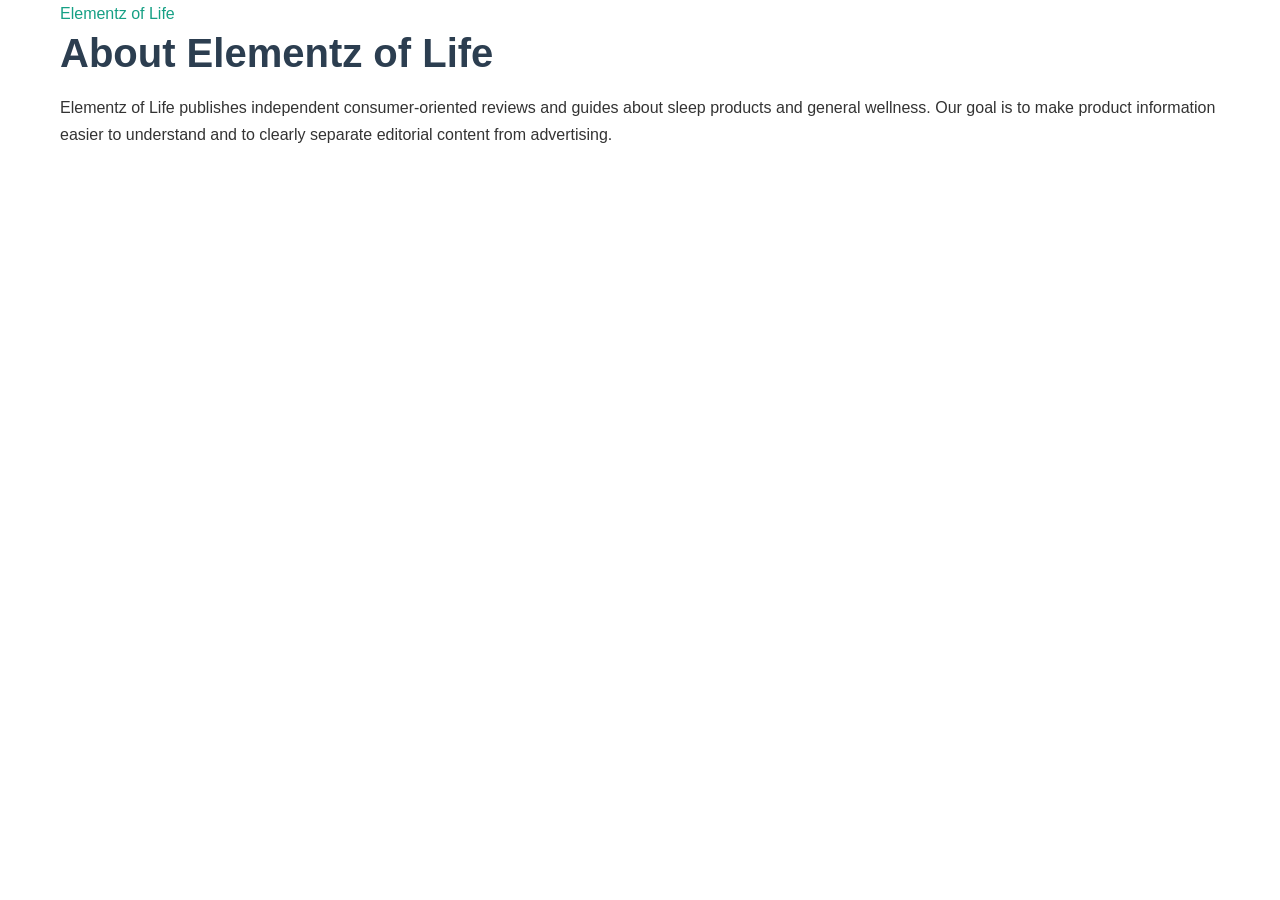
<file: about.html>
<!doctype html><html lang="en"><head><meta charset="utf-8"><meta name="viewport" content="width=device-width,initial-scale=1"><title>About | Elementz of Life</title><link rel="stylesheet" href="css/style.css"></head><body><main class="section"><div class="container article"><a class="brand" href="index.html">Elementz <span>of Life</span></a><h1>About Elementz of Life</h1><p>Elementz of Life publishes independent consumer-oriented reviews and guides about sleep products and general wellness. Our goal is to make product information easier to understand and to clearly separate editorial content from advertising.</p></div></main></body></html>
</file>
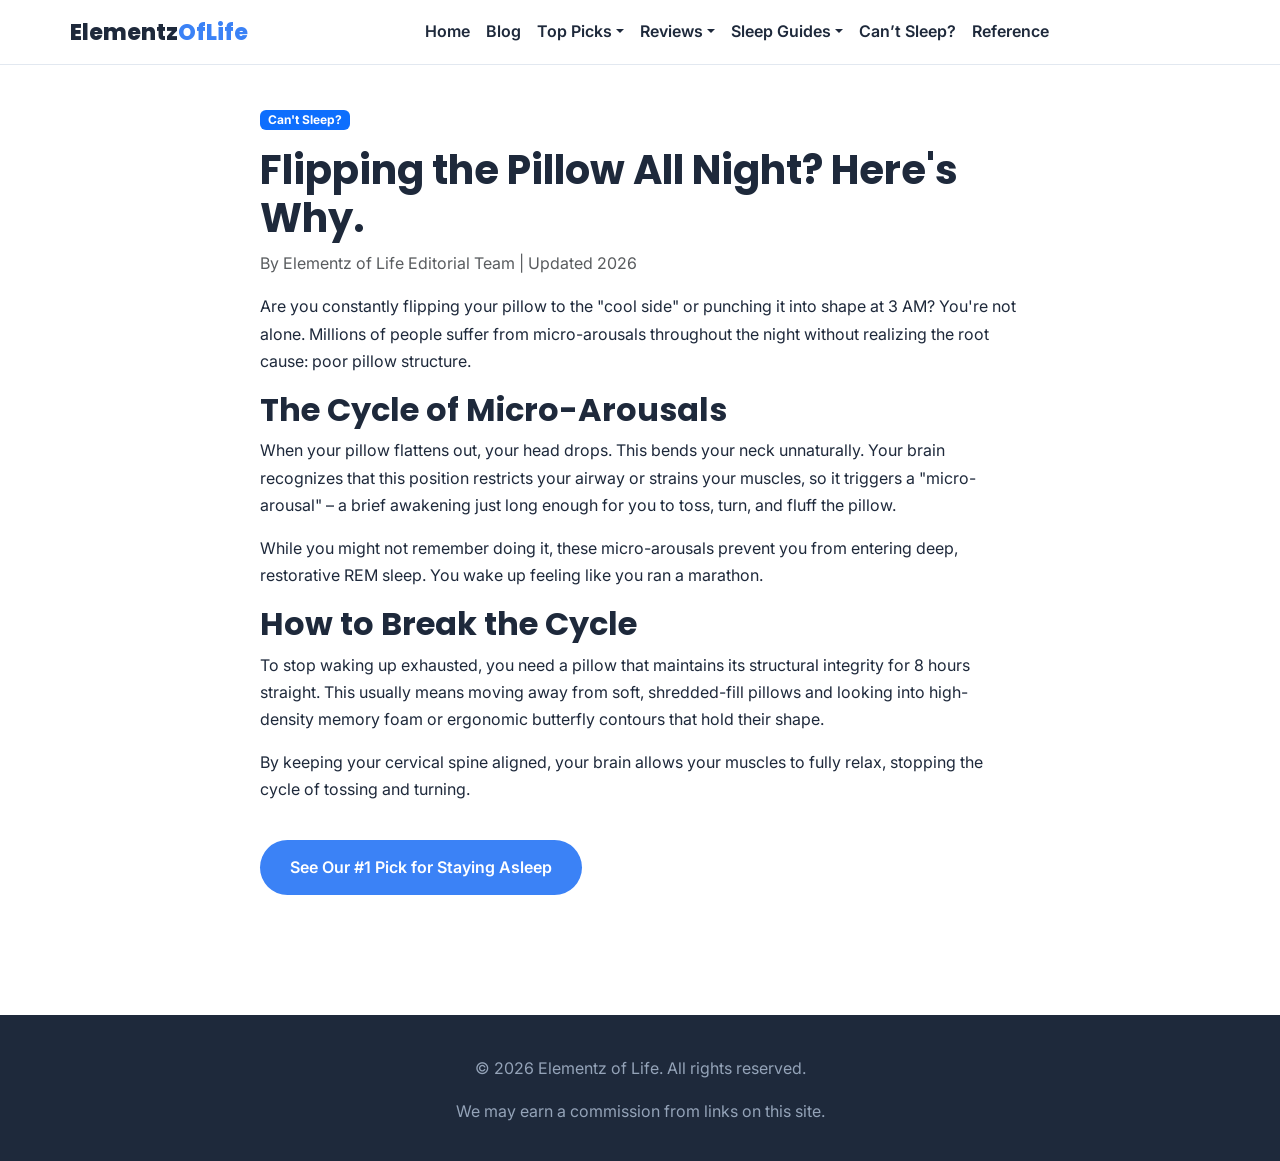
<file: cant-sleep.html>
<!DOCTYPE html>
<html lang="en">
<head>
    <meta charset="UTF-8">
    <meta name="viewport" content="width=device-width, initial-scale=1.0">
    <title>Can't Sleep? How Neck Tension Ruins Rest | Elementz of Life</title>
    <meta name="description" content="Tossing and turning all night? Discover how hidden neck tension and bad pillows cause micro-arousals that ruin your sleep quality.">

    <link href="https://cdn.jsdelivr.net/npm/bootstrap@5.3.0/dist/css/bootstrap.min.css" rel="stylesheet">
    <link href="https://fonts.googleapis.com/css2?family=Inter:wght@400;500;600&family=Poppins:wght@500;600;700;800&display=swap" rel="stylesheet">
    <style>
        :root { --primary: #1E293B; --accent: #3B82F6; --bg-light: #F8FAFC; --text-muted: #64748B; --border: #E2E8F0; }
        body { font-family: 'Inter', sans-serif; color: var(--primary); line-height: 1.7; }
        h1, h2, h3 { font-family: 'Poppins', sans-serif; font-weight: 700; }
        .site-header { background: #fff; border-bottom: 1px solid var(--border); position: sticky; top: 0; z-index: 1020; }
        .navbar-brand { font-family: 'Poppins', sans-serif; font-weight: 800; font-size: 1.4rem; color: var(--primary); } .navbar-brand span { color: var(--accent); }
        .nav-link { font-weight: 600; color: var(--primary) !important; } .nav-link:hover { color: var(--accent) !important; }
        .article-content { max-width: 800px; margin: 0 auto; padding: 40px 20px; }
        .cta-btn { background: var(--accent); color: #fff; padding: 14px 30px; border-radius: 50px; font-weight: 600; text-decoration: none; display: inline-block; margin: 20px 0; } .cta-btn:hover { background: #2563EB; color: #fff; }
        .site-footer { background: var(--primary); color: #94a3b8; padding: 40px 0 20px; margin-top: 60px; }
    </style>
</head>
<body>
    <!-- Header -->
    <header class="site-header">
        <nav class="navbar navbar-expand-lg container">
            <a class="navbar-brand" href="index.html">Elementz<span>OfLife</span></a>
            <button class="navbar-toggler" type="button" data-bs-toggle="collapse" data-bs-target="#navContent"><span class="navbar-toggler-icon"></span></button>
            <div class="collapse navbar-collapse justify-content-center" id="navContent">
                <ul class="navbar-nav">
                    <li class="nav-item"><a class="nav-link" href="index.html">Home</a></li>
                    <li class="nav-item"><a class="nav-link" href="blog.html">Blog</a></li>
                    <li class="nav-item dropdown"><a class="nav-link dropdown-toggle" href="#" data-bs-toggle="dropdown">Top Picks</a><ul class="dropdown-menu"><li><a class="dropdown-item" href="derila-ergo-review.html">Best Ergonomic Pillow</a></li></ul></li>
                    <li class="nav-item dropdown"><a class="nav-link dropdown-toggle" href="#" data-bs-toggle="dropdown">Reviews</a><ul class="dropdown-menu"><li><a class="dropdown-item" href="derila-ergo-review.html">Derila Ergo Pillow</a></li></ul></li>
                    <li class="nav-item dropdown"><a class="nav-link dropdown-toggle" href="#" data-bs-toggle="dropdown">Sleep Guides</a><ul class="dropdown-menu"><li><a class="dropdown-item" href="sleep-guides.html">Sleeping Positions</a></li></ul></li>
                    <li class="nav-item"><a class="nav-link active" href="cant-sleep.html">Can’t Sleep?</a></li>
                    <li class="nav-item"><a class="nav-link" href="reference.html">Reference</a></li>
                </ul>
            </div>
        </nav>
    </header>

    <article class="container article-content">
        <span class="badge bg-primary mb-3">Can't Sleep?</span>
        <h1>Flipping the Pillow All Night? Here's Why.</h1>
        <p class="text-muted">By Elementz of Life Editorial Team | Updated 2026</p>

        <p>Are you constantly flipping your pillow to the "cool side" or punching it into shape at 3 AM? You're not alone. Millions of people suffer from micro-arousals throughout the night without realizing the root cause: poor pillow structure.</p>

        <h2>The Cycle of Micro-Arousals</h2>
        <p>When your pillow flattens out, your head drops. This bends your neck unnaturally. Your brain recognizes that this position restricts your airway or strains your muscles, so it triggers a "micro-arousal" – a brief awakening just long enough for you to toss, turn, and fluff the pillow.</p>
        <p>While you might not remember doing it, these micro-arousals prevent you from entering deep, restorative REM sleep. You wake up feeling like you ran a marathon.</p>

        <h2>How to Break the Cycle</h2>
        <p>To stop waking up exhausted, you need a pillow that maintains its structural integrity for 8 hours straight. This usually means moving away from soft, shredded-fill pillows and looking into high-density memory foam or ergonomic butterfly contours that hold their shape.</p>
        
        <p>By keeping your cervical spine aligned, your brain allows your muscles to fully relax, stopping the cycle of tossing and turning.</p>

        <a href="derila-ergo-review.html" class="cta-btn">See Our #1 Pick for Staying Asleep</a>
    </article>

    <!-- Footer -->
    <footer class="site-footer">
        <div class="container text-center">
            <p>&copy; 2026 Elementz of Life. All rights reserved.</p>
            <p>We may earn a commission from links on this site.</p>
        </div>
    </footer>
    <script src="https://cdn.jsdelivr.net/npm/bootstrap@5.3.0/dist/js/bootstrap.bundle.min.js"></script>
</body>
</html>
</file>
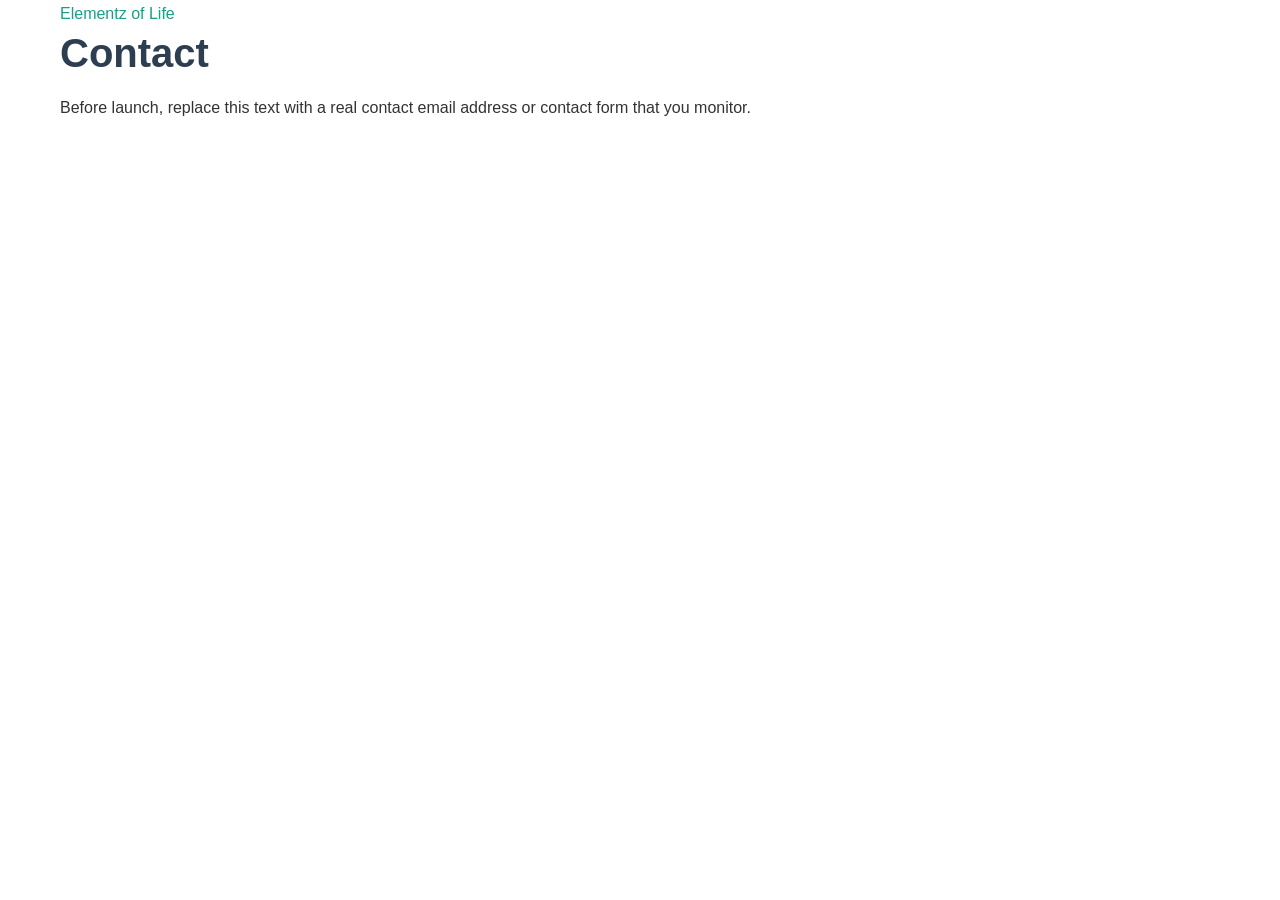
<file: contact.html>
<!doctype html><html lang="en"><head><meta charset="utf-8"><meta name="viewport" content="width=device-width,initial-scale=1"><title>Contact | Elementz of Life</title><link rel="stylesheet" href="css/style.css"></head><body><main class="section"><div class="container article"><a class="brand" href="index.html">Elementz <span>of Life</span></a><h1>Contact</h1><p>Before launch, replace this text with a real contact email address or contact form that you monitor.</p></div></main></body></html>
</file>
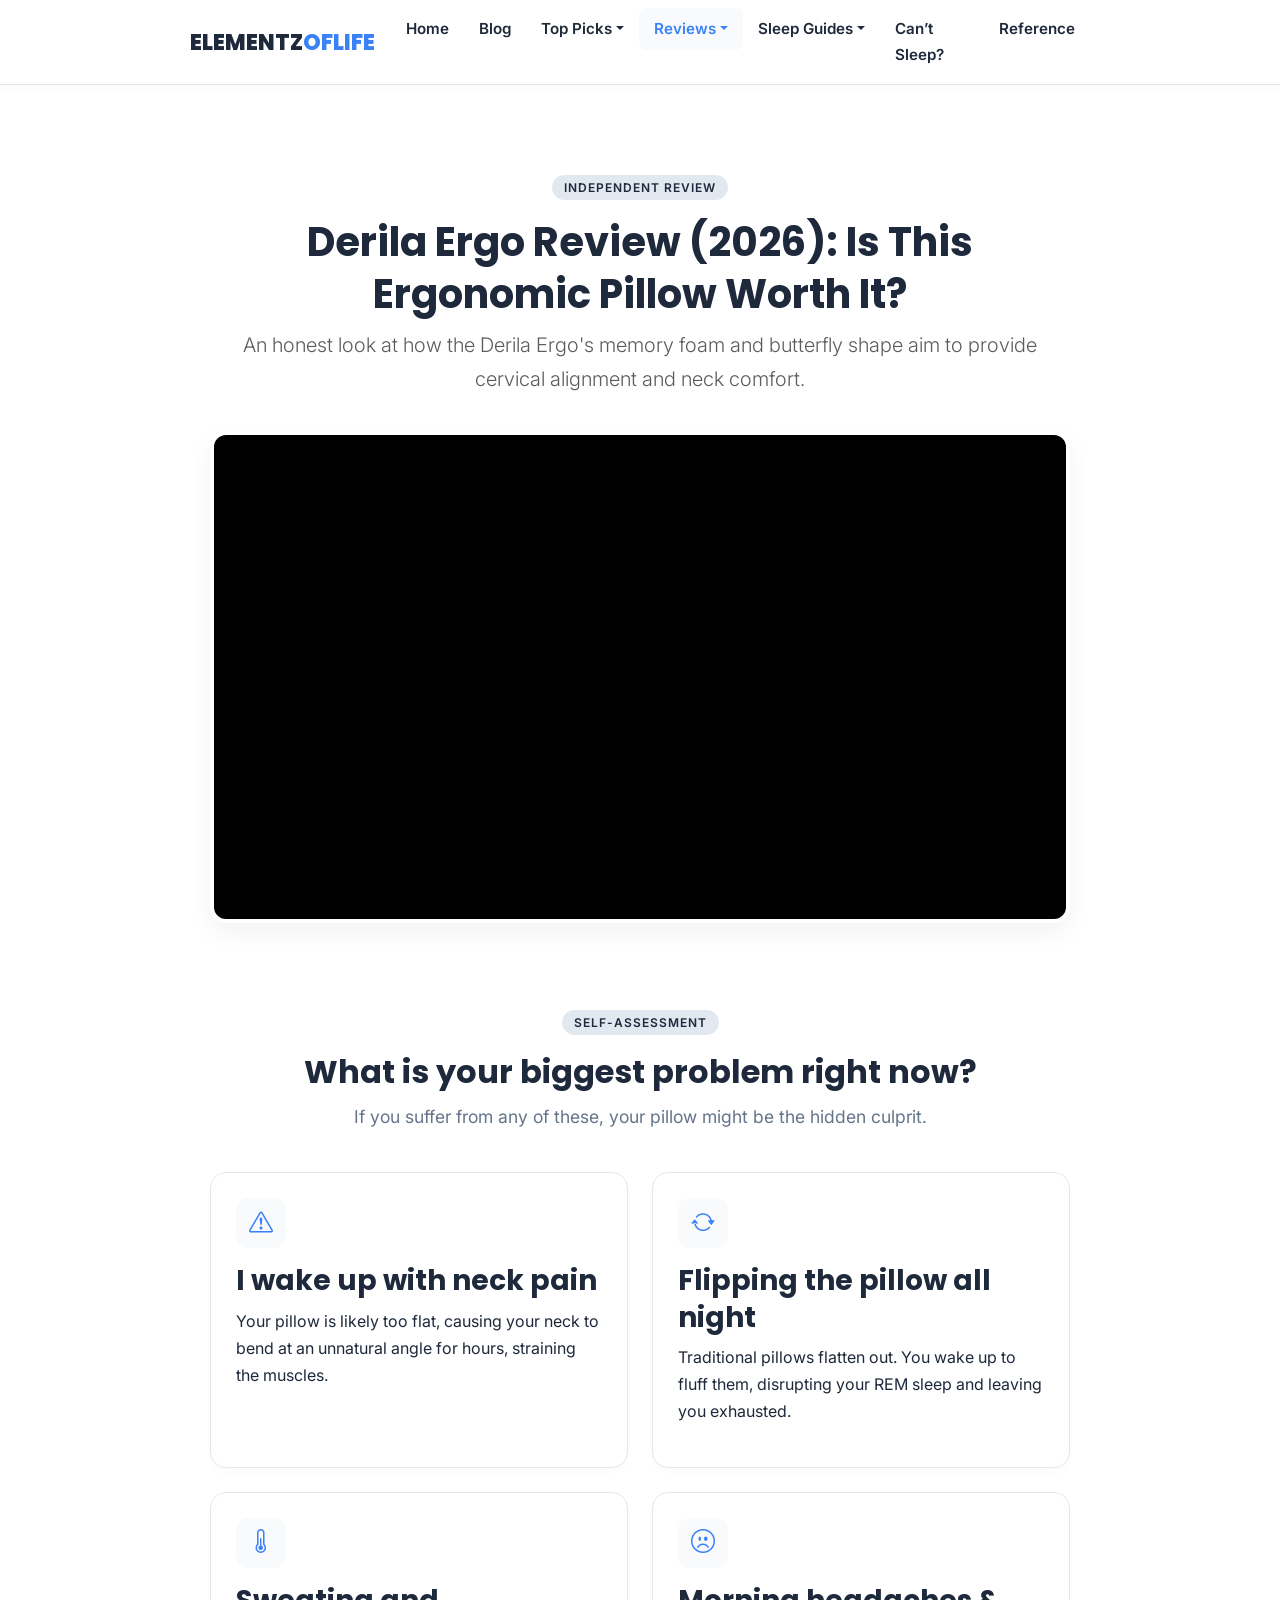
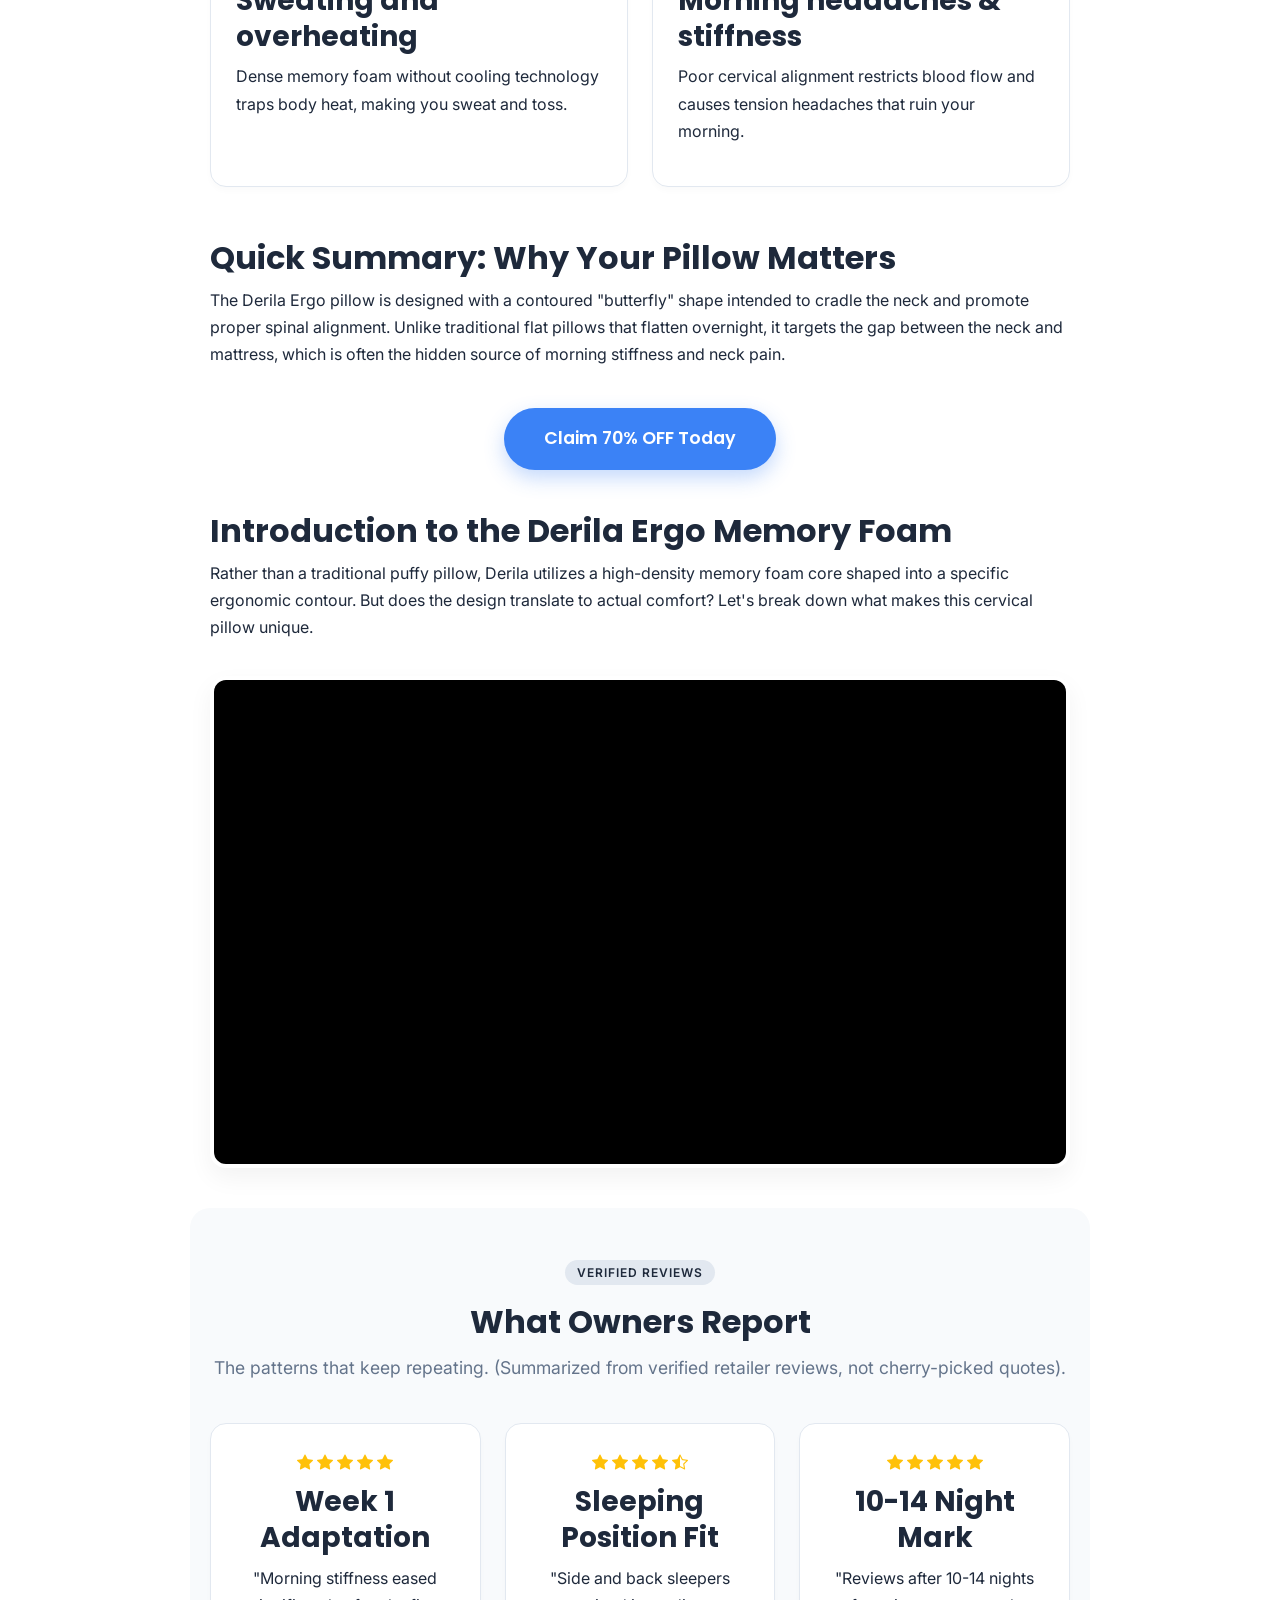
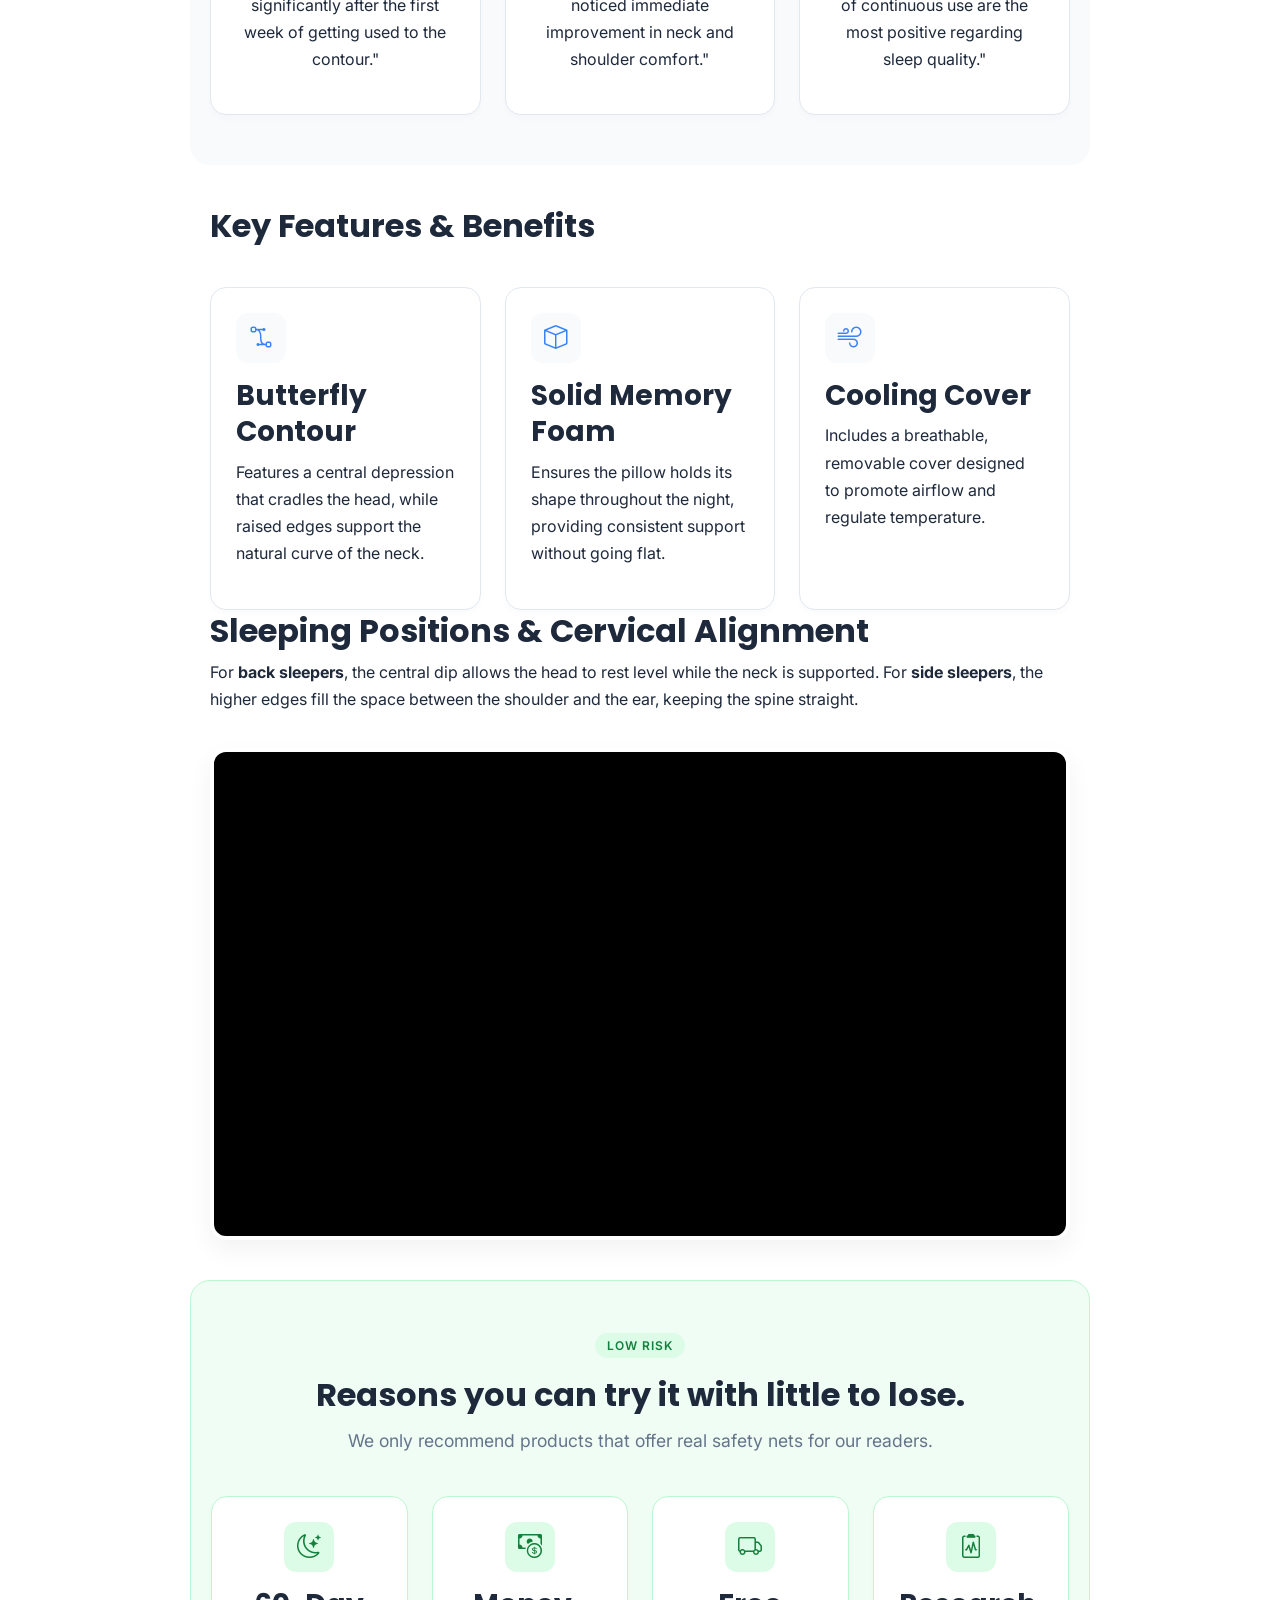
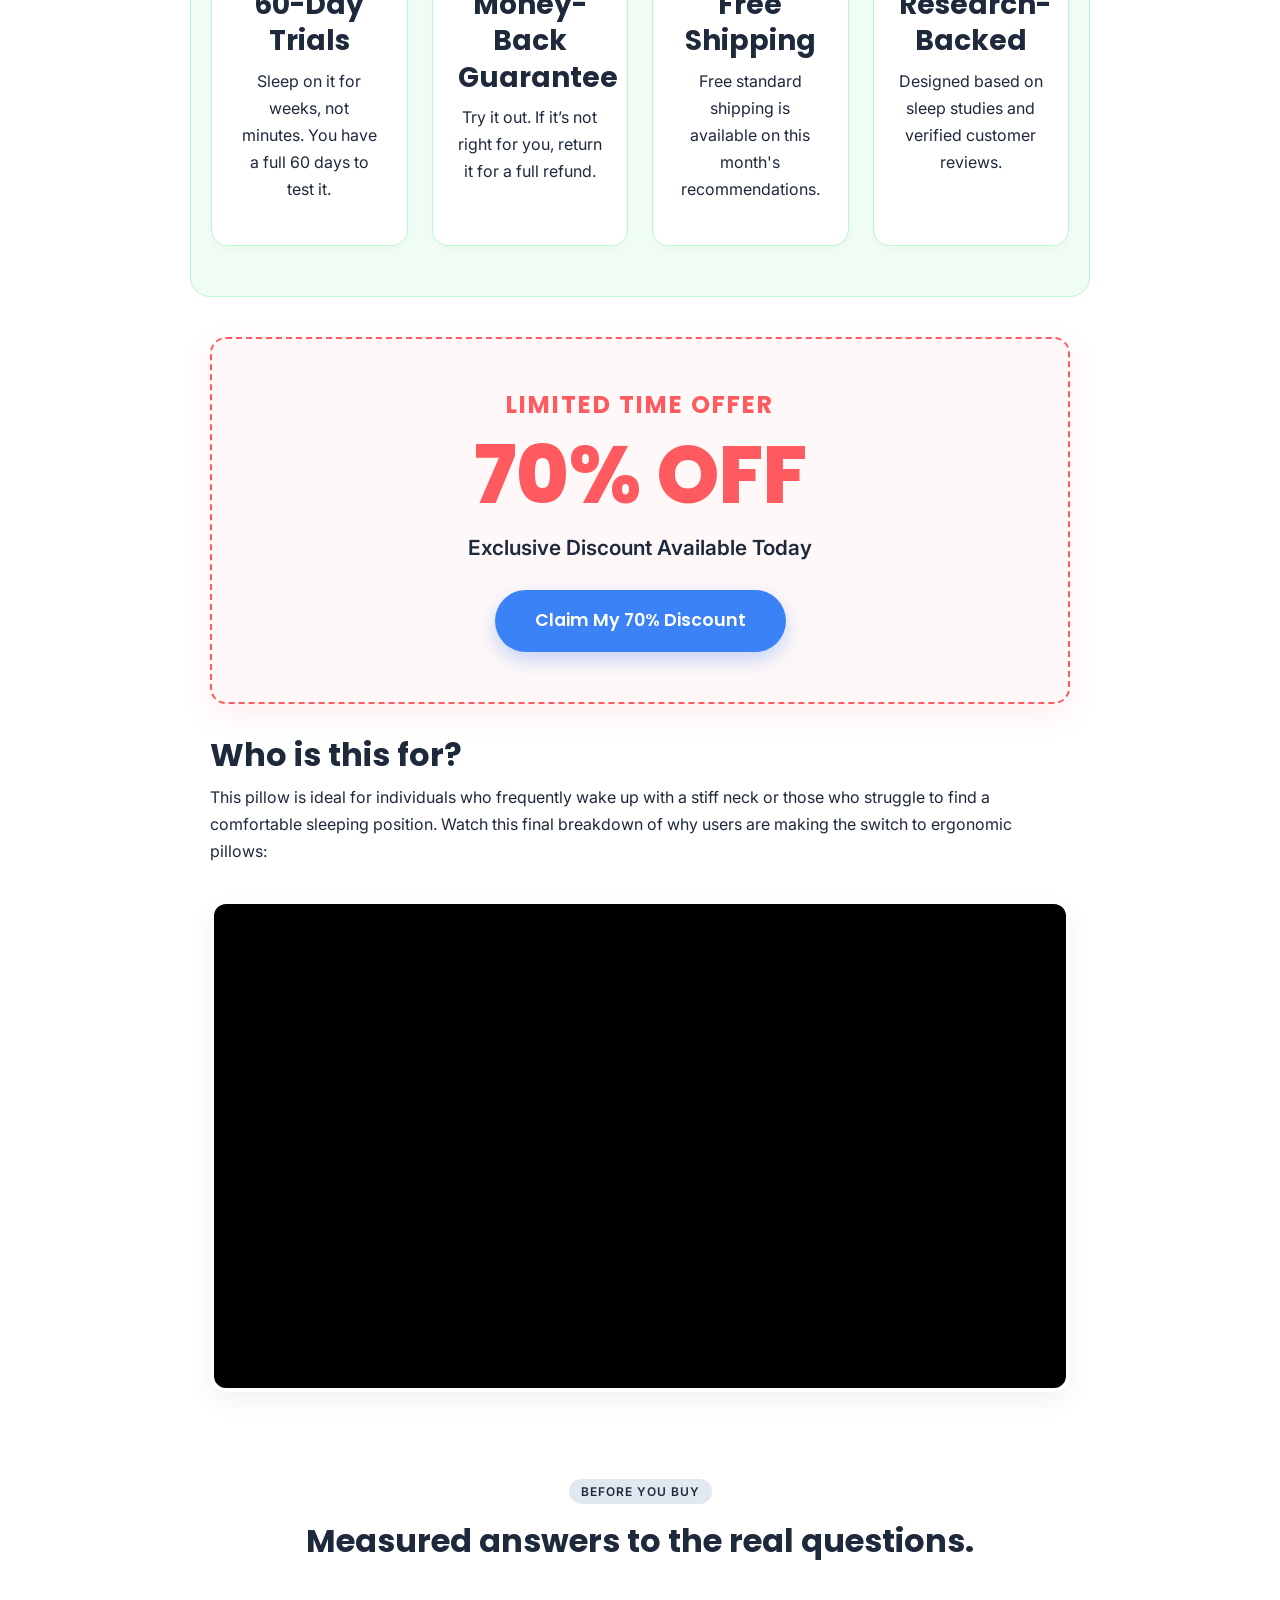
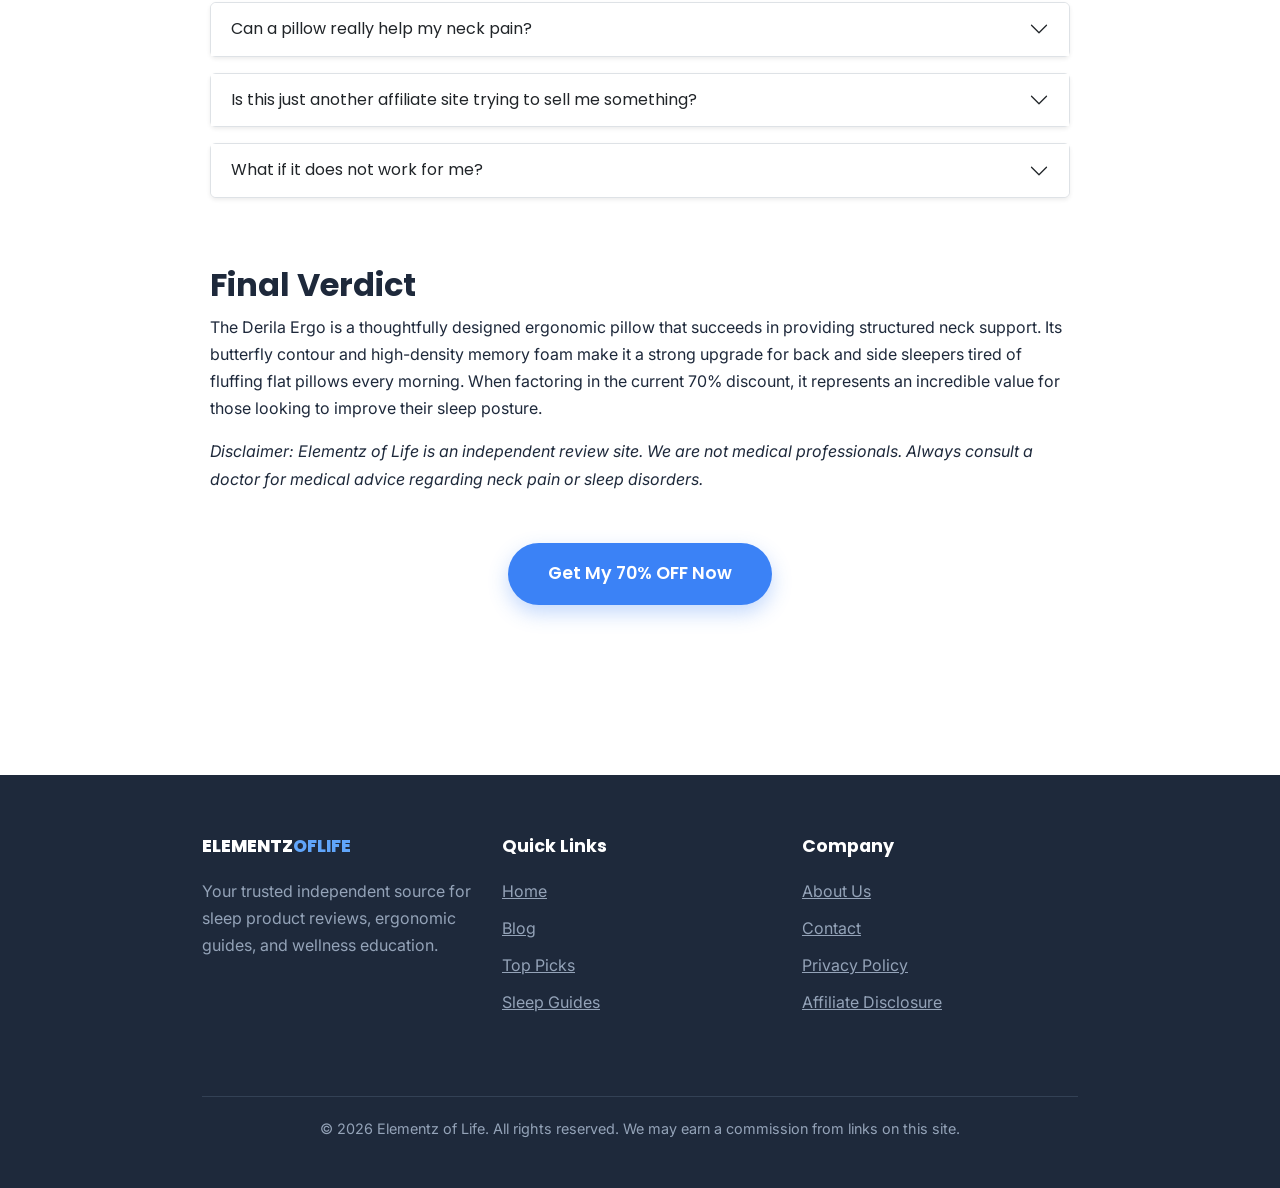
<file: derila-ergo-review.html>
<!DOCTYPE html>
<html lang="en">
<head>
    <meta charset="UTF-8">
    <meta name="viewport" content="width=device-width, initial-scale=1.0">
    <title>Derila Ergo Review (2026): Best Ergonomic Pillow for Neck Pain?</title>
    <meta name="description" content="Looking for the best ergonomic pillow for neck pain? Read our 2026 Derila Ergo review. Discover how its butterfly shape and memory foam provide cervical alignment.">
    
    <link href="https://cdn.jsdelivr.net/npm/bootstrap@5.3.0/dist/css/bootstrap.min.css" rel="stylesheet">
    <link href="https://fonts.googleapis.com/css2?family=Inter:wght@400;500;600&family=Poppins:wght@500;600;700;800&display=swap" rel="stylesheet">
    <link rel="stylesheet" href="https://cdn.jsdelivr.net/npm/bootstrap-icons@1.11.1/font/bootstrap-icons.css">

    <style>
        :root {
            --primary: #1E293B; --accent: #3B82F6; --accent-light: #60A5FA; --accent-dark: #2563EB;
            --bg-light: #F8FAFC; --text-muted: #64748B; --border: #E2E8F0;
            --shadow-sm: 0 4px 6px rgba(0,0,0,0.02); --shadow-md: 0 10px 25px rgba(0,0,0,0.05);
            --radius: 16px; --discount-bg: #FFF8F8; --discount-border: #FF5A5F;
        }
        body { font-family: 'Inter', sans-serif; color: var(--primary); background-color: #fff; line-height: 1.7; }
        h1, h2, h3, h4, h5 { font-family: 'Poppins', sans-serif; font-weight: 700; color: var(--primary); line-height: 1.3; }
        .container { max-width: 900px; } .article-content { padding: 40px 20px; }
        
        /* Header */ .site-header { background: #fff; border-bottom: 1px solid var(--border); position: sticky; top: 0; z-index: 1020; box-shadow: var(--shadow-sm); }
        .navbar-brand { font-family: 'Poppins', sans-serif; font-weight: 800; font-size: 1.4rem; color: var(--primary); text-transform: uppercase; }
        .navbar-brand span { color: var(--accent); } .nav-link { font-weight: 600; color: var(--primary) !important; font-size: 0.95rem; padding: 8px 15px !important; border-radius: 8px; }
        .nav-link:hover, .nav-link.active { color: var(--accent) !important; background: var(--bg-light); }
        .dropdown-menu { border: 1px solid var(--border); border-radius: 8px; box-shadow: var(--shadow-md); } .dropdown-item { font-weight: 500; padding: 10px 20px; } .dropdown-item:hover { background: var(--bg-light); color: var(--accent); }
        
        /* Buttons */ .cta-btn { display: inline-block; background: var(--accent); color: #fff; padding: 16px 40px; border-radius: 50px; font-family: 'Poppins', sans-serif; font-weight: 600; font-size: 1.1rem; text-decoration: none; border: none; box-shadow: 0 8px 20px rgba(59, 130, 246, 0.3); transition: all 0.3s ease; }
        .cta-btn:hover { background: var(--accent-dark); color: #fff; transform: translateY(-2px); }
        
        /* Cards */ .custom-card { background: #fff; border: 1px solid var(--border); border-radius: var(--radius); padding: 25px; box-shadow: var(--shadow-sm); transition: all 0.3s ease; height: 100%; }
        .custom-card:hover { box-shadow: var(--shadow-md); transform: translateY(-3px); }
        .icon-box { width: 50px; height: 50px; background: var(--bg-light); border-radius: 12px; display: flex; align-items: center; justify-content: center; color: var(--accent); font-size: 1.5rem; margin-bottom: 15px; }
        
        /* Sections */ .section-padding { padding: 50px 0; } .section-title { text-align: center; margin-bottom: 40px; }
        .section-title h2 { font-size: 2rem; margin-bottom: 10px; } .section-title p { color: var(--text-muted); font-size: 1.1rem; }
        .badge-light { background: #E2E8F0; color: var(--primary); padding: 5px 12px; border-radius: 50px; font-size: 0.75rem; font-weight: 600; text-transform: uppercase; letter-spacing: 1px; }
        
        /* Video & Discount */ .video-container { position: relative; width: 100%; padding-bottom: 56.25%; height: 0; margin: 35px 0; border-radius: var(--radius); overflow: hidden; box-shadow: var(--shadow-md); background: #000; border: 4px solid #fff; }
        .video-container video { position: absolute; top: 0; left: 0; width: 100%; height: 100%; border: none; display: block; object-fit: cover; }
        .discount-banner { background: var(--discount-bg); border: 2px dashed var(--discount-border); border-radius: var(--radius); padding: 50px 30px; text-align: center; margin: 30px 0; box-shadow: 0 10px 30px rgba(255, 90, 95, 0.1); }
        .discount-banner h3 { color: var(--discount-border); font-size: 1.5rem; text-transform: uppercase; letter-spacing: 2px; }
        .big-discount { font-family: 'Poppins', sans-serif; font-size: 5rem; font-weight: 800; color: var(--discount-border); line-height: 1; margin: 15px 0; }
        
        /* Footer */ .site-footer { background: var(--primary); color: #94a3b8; padding: 60px 0 30px; margin-top: 80px; }
        .site-footer h5 { color: #fff; margin-bottom: 20px; font-size: 1.1rem; } .site-footer ul { list-style: none; padding: 0; } .site-footer ul li { margin-bottom: 10px; } .site-footer ul li a { color: #94a3b8; } .site-footer ul li a:hover { color: #fff; } .footer-bottom { border-top: 1px solid #334155; margin-top: 40px; padding-top: 20px; text-align: center; font-size: 0.9rem; }
        
        /* Sticky CTA */ .sticky-cta { display: none; position: fixed; bottom: 0; left: 0; width: 100%; background: rgba(255, 255, 255, 0.95); backdrop-filter: blur(10px); padding: 15px 20px; box-shadow: 0 -5px 20px rgba(0,0,0,0.1); z-index: 1000; }
        .sticky-cta .cta-btn { width: 100%; padding: 14px 20px; font-size: 1rem; }
        @media (max-width: 768px) { .sticky-cta { display: block; } .big-discount { font-size: 3.5rem; } }
    </style>
</head>
<body>

    <!-- Header -->
    <header class="site-header">
        <nav class="navbar navbar-expand-lg container">
            <a class="navbar-brand" href="index.html">Elementz<span>OfLife</span></a>
            <button class="navbar-toggler" type="button" data-bs-toggle="collapse" data-bs-target="#navContent">
                <span class="navbar-toggler-icon"></span>
            </button>
            <div class="collapse navbar-collapse justify-content-center" id="navContent">
                <ul class="navbar-nav">
                    <li class="nav-item"><a class="nav-link" href="index.html">Home</a></li>
                    <li class="nav-item"><a class="nav-link" href="blog.html">Blog</a></li>
                    <li class="nav-item dropdown">
                        <a class="nav-link dropdown-toggle" href="#" data-bs-toggle="dropdown">Top Picks</a>
                        <ul class="dropdown-menu">
                            <li><a class="dropdown-item" href="derila-ergo-review.html">Best Ergonomic Pillow</a></li>
                            <li><a class="dropdown-item" href="#">Best Mattresses</a></li>
                        </ul>
                    </li>
                    <li class="nav-item dropdown">
                        <a class="nav-link dropdown-toggle active" href="#" data-bs-toggle="dropdown">Reviews</a>
                        <ul class="dropdown-menu">
                            <li><a class="dropdown-item" href="derila-ergo-review.html">Derila Ergo Pillow</a></li>
                            <li><a class="dropdown-item" href="#">Sleep Supplements</a></li>
                        </ul>
                    </li>
                    <li class="nav-item dropdown">
                        <a class="nav-link dropdown-toggle" href="#" data-bs-toggle="dropdown">Sleep Guides</a>
                        <ul class="dropdown-menu">
                            <li><a class="dropdown-item" href="sleep-guides.html">Sleeping Positions</a></li>
                            <li><a class="dropdown-item" href="sleep-guides.html">Spine Alignment</a></li>
                        </ul>
                    </li>
                    <li class="nav-item"><a class="nav-link" href="cant-sleep.html">Can’t Sleep?</a></li>
                    <li class="nav-item"><a class="nav-link" href="reference.html">Reference</a></li>
                </ul>
            </div>
        </nav>
    </header>

    <article class="container article-content">
        <div class="text-center mt-5 mb-4">
            <span class="badge-light">Independent Review</span>
            <h1 class="mt-3">Derila Ergo Review (2026): Is This Ergonomic Pillow Worth It?</h1>
            <p class="lead text-muted">An honest look at how the Derila Ergo's memory foam and butterfly shape aim to provide cervical alignment and neck comfort.</p>
        </div>

        <!-- Video 1 -->
        <div class="video-container">
            <video muted loop playsinline preload="auto">
                <source src="https://get-derila-ergo.com/article/assets/72aeb81e-8bd5-4e25-9fbf-526700402d23/26W4_Pillow-Daddy-Neck-Pain_VideoBrief-05-B.mp4" type="video/mp4">
            </video>
        </div>

        <!-- Problem Identification -->
        <section class="section-padding">
            <div class="section-title">
                <span class="badge-light">Self-Assessment</span>
                <h2 class="mt-3">What is your biggest problem right now?</h2>
                <p>If you suffer from any of these, your pillow might be the hidden culprit.</p>
            </div>
            <div class="row g-4">
                <div class="col-md-6"><div class="custom-card"><div class="icon-box"><i class="bi bi-exclamation-triangle"></i></div><h3>I wake up with neck pain</h3><p>Your pillow is likely too flat, causing your neck to bend at an unnatural angle for hours, straining the muscles.</p></div></div>
                <div class="col-md-6"><div class="custom-card"><div class="icon-box"><i class="bi bi-arrow-repeat"></i></div><h3>Flipping the pillow all night</h3><p>Traditional pillows flatten out. You wake up to fluff them, disrupting your REM sleep and leaving you exhausted.</p></div></div>
                <div class="col-md-6"><div class="custom-card"><div class="icon-box"><i class="bi bi-thermometer-half"></i></div><h3>Sweating and overheating</h3><p>Dense memory foam without cooling technology traps body heat, making you sweat and toss.</p></div></div>
                <div class="col-md-6"><div class="custom-card"><div class="icon-box"><i class="bi bi-emoji-frown"></i></div><h3>Morning headaches & stiffness</h3><p>Poor cervical alignment restricts blood flow and causes tension headaches that ruin your morning.</p></div></div>
            </div>
        </section>

        <!-- Summary -->
        <section id="summary">
            <h2>Quick Summary: Why Your Pillow Matters</h2>
            <p>The Derila Ergo pillow is designed with a contoured "butterfly" shape intended to cradle the neck and promote proper spinal alignment. Unlike traditional flat pillows that flatten overnight, it targets the gap between the neck and mattress, which is often the hidden source of morning stiffness and neck pain.</p>
            <div style="text-align: center; margin: 40px 0;"><a href="#" class="cta-btn" data-location="summary">Claim 70% OFF Today</a></div>
        </section>

        <!-- Intro & Video 2 -->
        <section>
            <h2>Introduction to the Derila Ergo Memory Foam</h2>
            <p>Rather than a traditional puffy pillow, Derila utilizes a high-density memory foam core shaped into a specific ergonomic contour. But does the design translate to actual comfort? Let's break down what makes this cervical pillow unique.</p>
            <div class="video-container">
                <video muted loop playsinline preload="auto">
                    <source src="https://get-derila-ergo.com/article/assets/2b04a664-6efc-4ebe-870c-5cad638ea14c/26W4_Pillow-Daddy-Neck-Pain_VideoBrief-07.mp4" type="video/mp4">
                </video>
            </div>
        </section>

        <!-- What Owners Report -->
        <section class="section-padding" style="background: var(--bg-light); margin: 40px -20px; padding: 50px 20px; border-radius: 20px;">
            <div class="section-title">
                <span class="badge-light">Verified Reviews</span>
                <h2 class="mt-3">What Owners Report</h2>
                <p>The patterns that keep repeating. (Summarized from verified retailer reviews, not cherry-picked quotes).</p>
            </div>
            <div class="row g-4">
                <div class="col-md-4"><div class="custom-card text-center"><div class="text-warning mb-2"><i class="bi bi-star-fill"></i> <i class="bi bi-star-fill"></i> <i class="bi bi-star-fill"></i> <i class="bi bi-star-fill"></i> <i class="bi bi-star-fill"></i></div><h3>Week 1 Adaptation</h3><p>"Morning stiffness eased significantly after the first week of getting used to the contour."</p></div></div>
                <div class="col-md-4"><div class="custom-card text-center"><div class="text-warning mb-2"><i class="bi bi-star-fill"></i> <i class="bi bi-star-fill"></i> <i class="bi bi-star-fill"></i> <i class="bi bi-star-fill"></i> <i class="bi bi-star-half"></i></div><h3>Sleeping Position Fit</h3><p>"Side and back sleepers noticed immediate improvement in neck and shoulder comfort."</p></div></div>
                <div class="col-md-4"><div class="custom-card text-center"><div class="text-warning mb-2"><i class="bi bi-star-fill"></i> <i class="bi bi-star-fill"></i> <i class="bi bi-star-fill"></i> <i class="bi bi-star-fill"></i> <i class="bi bi-star-fill"></i></div><h3>10-14 Night Mark</h3><p>"Reviews after 10-14 nights of continuous use are the most positive regarding sleep quality."</p></div></div>
            </div>
        </section>

        <!-- Features -->
        <section>
            <h2>Key Features & Benefits</h2>
            <div class="row g-4 mt-3">
                <div class="col-md-4"><div class="custom-card"><div class="icon-box"><i class="bi bi-bezier2"></i></div><h3>Butterfly Contour</h3><p>Features a central depression that cradles the head, while raised edges support the natural curve of the neck.</p></div></div>
                <div class="col-md-4"><div class="custom-card"><div class="icon-box"><i class="bi bi-box"></i></div><h3>Solid Memory Foam</h3><p>Ensures the pillow holds its shape throughout the night, providing consistent support without going flat.</p></div></div>
                <div class="col-md-4"><div class="custom-card"><div class="icon-box"><i class="bi bi-wind"></i></div><h3>Cooling Cover</h3><p>Includes a breathable, removable cover designed to promote airflow and regulate temperature.</p></div></div>
            </div>
        </section>

        <!-- Video 3 -->
        <section>
            <h2>Sleeping Positions & Cervical Alignment</h2>
            <p>For <strong>back sleepers</strong>, the central dip allows the head to rest level while the neck is supported. For <strong>side sleepers</strong>, the higher edges fill the space between the shoulder and the ear, keeping the spine straight.</p>
            <div class="video-container">
                <video muted loop playsinline preload="auto">
                    <source src="https://get-derila-ergo.com/article/assets/eb5ba4a2-fba3-4f56-be29-839c1bf776e4/26W4_Pillow-Daddy-Neck-Pain_VideoBrief-10-B.mp4" type="video/mp4">
                </video>
            </div>
        </section>

        <!-- Low Risk -->
        <section class="section-padding" style="background: #F0FDF4; margin: 40px -20px; padding: 50px 20px; border-radius: 20px; border: 1px solid #BBF7D0;">
            <div class="section-title">
                <span class="badge-light" style="background: #DCFCE7; color: #15803D;">Low Risk</span>
                <h2 class="mt-3">Reasons you can try it with little to lose.</h2>
                <p>We only recommend products that offer real safety nets for our readers.</p>
            </div>
            <div class="row g-4">
                <div class="col-md-6 col-lg-3"><div class="custom-card text-center" style="border-color: #BBF7D0;"><div class="icon-box mx-auto" style="background: #DCFCE7; color: #15803D;"><i class="bi bi-moon-stars"></i></div><h3>60-Day Trials</h3><p>Sleep on it for weeks, not minutes. You have a full 60 days to test it.</p></div></div>
                <div class="col-md-6 col-lg-3"><div class="custom-card text-center" style="border-color: #BBF7D0;"><div class="icon-box mx-auto" style="background: #DCFCE7; color: #15803D;"><i class="bi bi-cash-coin"></i></div><h3>Money-Back Guarantee</h3><p>Try it out. If it’s not right for you, return it for a full refund.</p></div></div>
                <div class="col-md-6 col-lg-3"><div class="custom-card text-center" style="border-color: #BBF7D0;"><div class="icon-box mx-auto" style="background: #DCFCE7; color: #15803D;"><i class="bi bi-truck"></i></div><h3>Free Shipping</h3><p>Free standard shipping is available on this month's recommendations.</p></div></div>
                <div class="col-md-6 col-lg-3"><div class="custom-card text-center" style="border-color: #BBF7D0;"><div class="icon-box mx-auto" style="background: #DCFCE7; color: #15803D;"><i class="bi bi-clipboard2-pulse"></i></div><h3>Research-Backed</h3><p>Designed based on sleep studies and verified customer reviews.</p></div></div>
            </div>
        </section>

        <!-- Discount -->
        <section id="pricing">
            <div class="discount-banner">
                <h3>Limited Time Offer</h3>
                <div class="big-discount">70% OFF</div>
                <p style="font-size: 1.3rem; font-weight: 600; margin-bottom: 25px; color: var(--primary);">Exclusive Discount Available Today</p>
                <a href="#" class="cta-btn" data-location="pricing_box">Claim My 70% Discount</a>
            </div>
        </section>

        <!-- Video 4 -->
        <section>
            <h2>Who is this for?</h2>
            <p>This pillow is ideal for individuals who frequently wake up with a stiff neck or those who struggle to find a comfortable sleeping position. Watch this final breakdown of why users are making the switch to ergonomic pillows:</p>
            <div class="video-container">
                <video muted loop playsinline preload="auto">
                    <source src="https://get-derila-ergo.com/article/assets/9ead3de0-2561-4f0b-937b-0ccb53eb2531/26W4_Pillow-Daddy-Neck-Pain_VideoBrief-12.mp4" type="video/mp4">
                </video>
            </div>
        </section>

        <!-- FAQ -->
        <section class="section-padding">
            <div class="section-title"><span class="badge-light">Before You Buy</span><h2 class="mt-3">Measured answers to the real questions.</h2></div>
            <div class="accordion" id="faqAccordion">
                <div class="accordion-item mb-3 border rounded shadow-sm">
                    <h2 class="accordion-header"><button class="accordion-button collapsed" type="button" data-bs-toggle="collapse" data-bs-target="#faq1">Can a pillow really help my neck pain?</button></h2>
                    <div id="faq1" class="accordion-collapse collapse" data-bs-parent="#faqAccordion"><div class="accordion-body text-muted">Yes. While it’s not a medical cure, proper structural support keeps your spine in a neutral line, preventing the unnatural bending that causes morning stiffness.</div></div>
                </div>
                <div class="accordion-item mb-3 border rounded shadow-sm">
                    <h2 class="accordion-header"><button class="accordion-button collapsed" type="button" data-bs-toggle="collapse" data-bs-target="#faq2">Is this just another affiliate site trying to sell me something?</button></h2>
                    <div id="faq2" class="accordion-collapse collapse" data-bs-parent="#faqAccordion"><div class="accordion-body text-muted">We are an independent review site and yes, we earn a commission if you buy through our links. However, this allows us to remain objective. We highlight both the pros and cons, and the 60-day money-back guarantee ensures you have zero risk.</div></div>
                </div>
                <div class="accordion-item mb-3 border rounded shadow-sm">
                    <h2 class="accordion-header"><button class="accordion-button collapsed" type="button" data-bs-toggle="collapse" data-bs-target="#faq3">What if it does not work for me?</button></h2>
                    <div id="faq3" class="accordion-collapse collapse" data-bs-parent="#faqAccordion"><div class="accordion-body text-muted">The manufacturer offers a 60-day window. If you try it for a couple of weeks and your sleep doesn't improve, you can return it for a full refund.</div></div>
                </div>
            </div>
        </section>

        <!-- Verdict -->
        <section>
            <h2>Final Verdict</h2>
            <p>The Derila Ergo is a thoughtfully designed ergonomic pillow that succeeds in providing structured neck support. Its butterfly contour and high-density memory foam make it a strong upgrade for back and side sleepers tired of fluffing flat pillows every morning. When factoring in the current 70% discount, it represents an incredible value for those looking to improve their sleep posture.</p>
            <p><em>Disclaimer: Elementz of Life is an independent review site. We are not medical professionals. Always consult a doctor for medical advice regarding neck pain or sleep disorders.</em></p>
            <div style="text-align: center; margin: 50px 0;"><a href="#" class="cta-btn" data-location="verdict_section">Get My 70% OFF Now</a></div>
        </section>
    </article>

    <!-- Sticky Mobile CTA -->
    <div class="sticky-cta"><a href="#" class="cta-btn" data-location="sticky_mobile">Claim 70% OFF</a></div>

    <!-- Footer -->
    <footer class="site-footer">
        <div class="container">
            <div class="row">
                <div class="col-md-4 mb-4">
                    <h5 class="navbar-brand text-white">Elementz<span style="color: var(--accent-light);">OfLife</span></h5>
                    <p>Your trusted independent source for sleep product reviews, ergonomic guides, and wellness education.</p>
                </div>
                <div class="col-md-4 mb-4">
                    <h5>Quick Links</h5>
                    <ul><li><a href="index.html">Home</a></li><li><a href="blog.html">Blog</a></li><li><a href="derila-ergo-review.html">Top Picks</a></li><li><a href="sleep-guides.html">Sleep Guides</a></li></ul>
                </div>
                <div class="col-md-4 mb-4">
                    <h5>Company</h5>
                    <ul><li><a href="#">About Us</a></li><li><a href="#">Contact</a></li><li><a href="#">Privacy Policy</a></li><li><a href="#">Affiliate Disclosure</a></li></ul>
                </div>
            </div>
            <div class="footer-bottom"><p>&copy; 2026 Elementz of Life. All rights reserved. We may earn a commission from links on this site.</p></div>
        </div>
    </footer>

    <script src="https://cdn.jsdelivr.net/npm/bootstrap@5.3.0/dist/js/bootstrap.bundle.min.js"></script>
    <script src="js/script.js"></script>
</body>
</html>
</file>
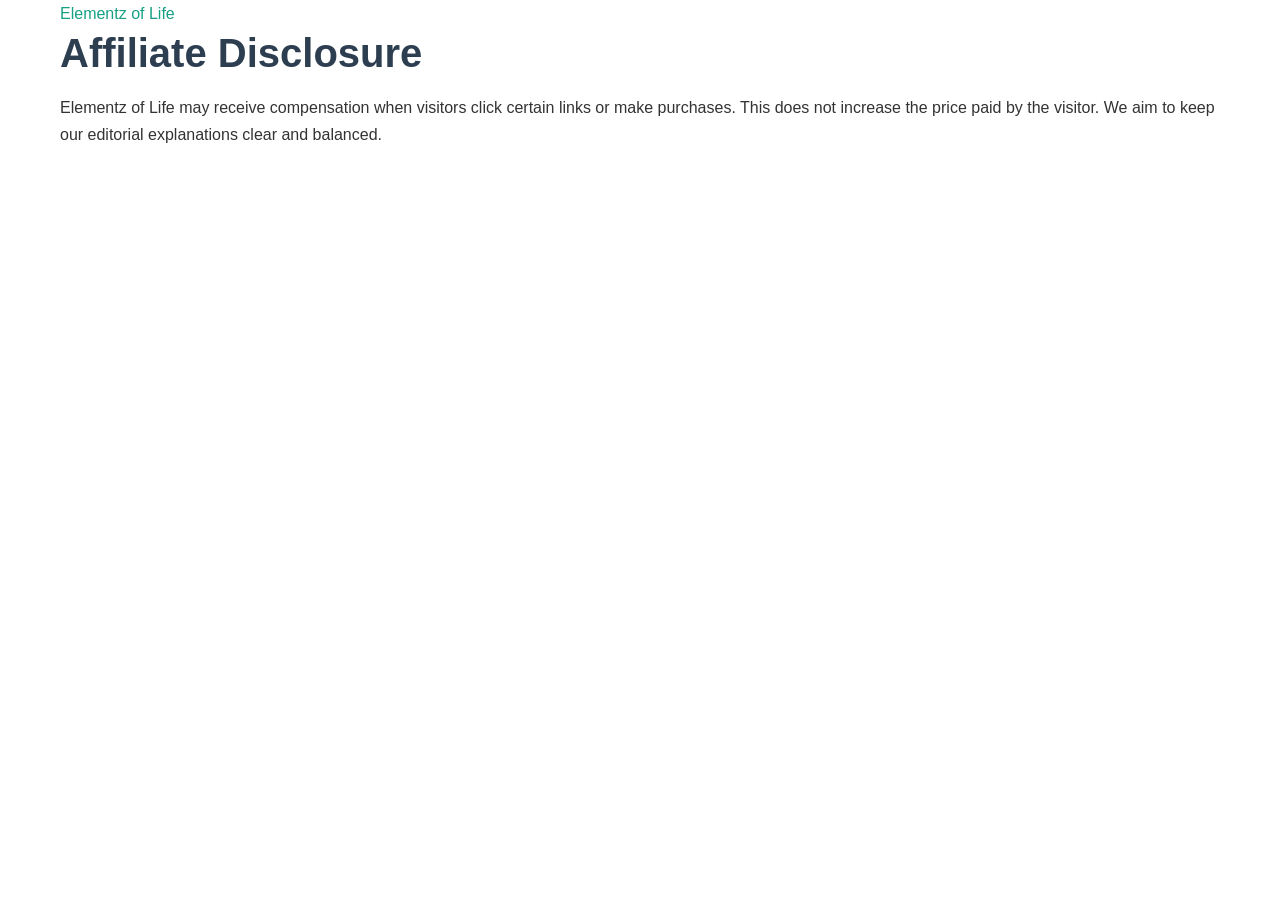
<file: disclosure.html>
<!doctype html><html lang="en"><head><meta charset="utf-8"><meta name="viewport" content="width=device-width,initial-scale=1"><title>Affiliate Disclosure | Elementz of Life</title><link rel="stylesheet" href="css/style.css"></head><body><main class="section"><div class="container article"><a class="brand" href="index.html">Elementz <span>of Life</span></a><h1>Affiliate Disclosure</h1><p>Elementz of Life may receive compensation when visitors click certain links or make purchases. This does not increase the price paid by the visitor. We aim to keep our editorial explanations clear and balanced.</p></div></main></body></html>
</file>
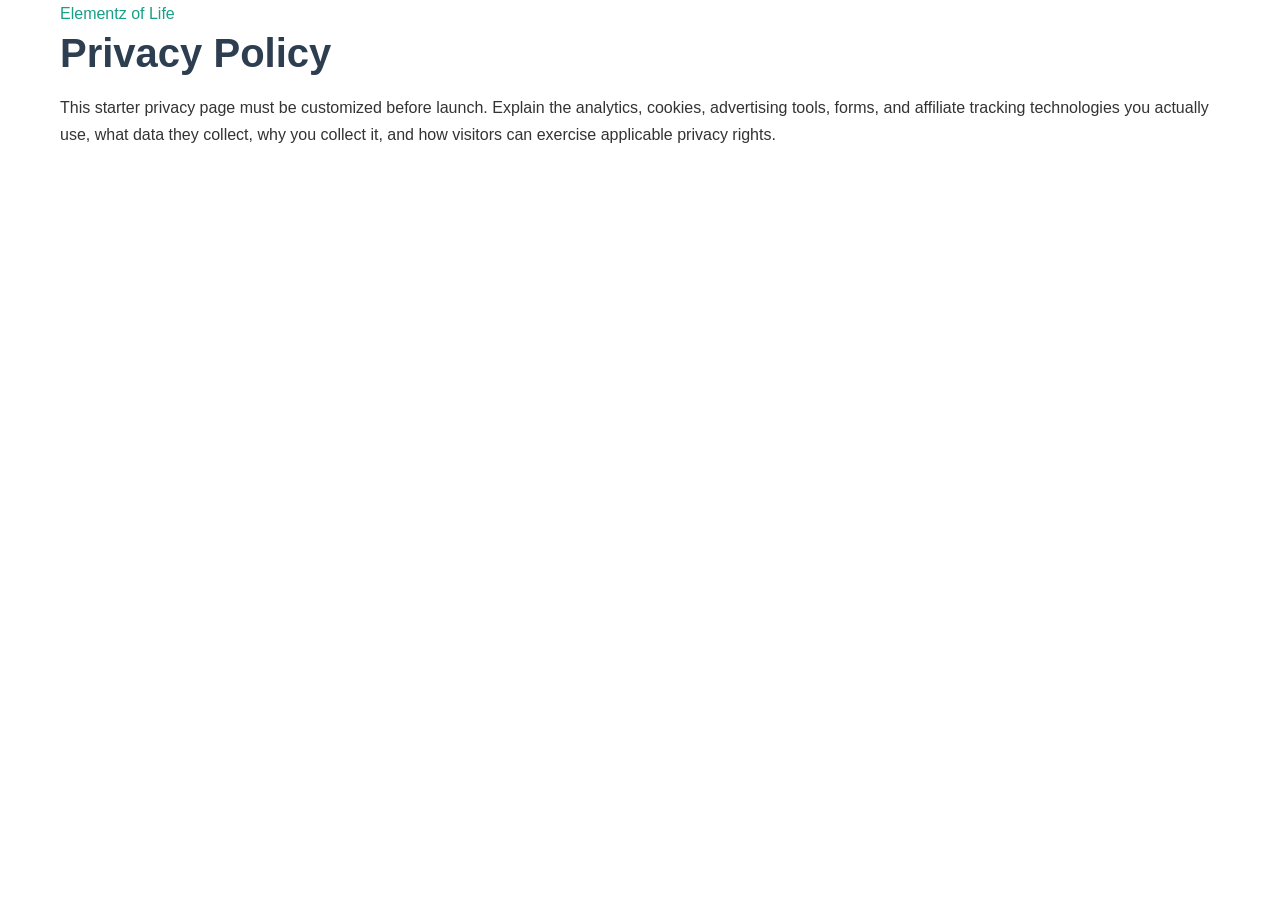
<file: privacy.html>
<!doctype html><html lang="en"><head><meta charset="utf-8"><meta name="viewport" content="width=device-width,initial-scale=1"><title>Privacy Policy | Elementz of Life</title><link rel="stylesheet" href="css/style.css"></head><body><main class="section"><div class="container article"><a class="brand" href="index.html">Elementz <span>of Life</span></a><h1>Privacy Policy</h1><p>This starter privacy page must be customized before launch. Explain the analytics, cookies, advertising tools, forms, and affiliate tracking technologies you actually use, what data they collect, why you collect it, and how visitors can exercise applicable privacy rights.</p></div></main></body></html>
</file>
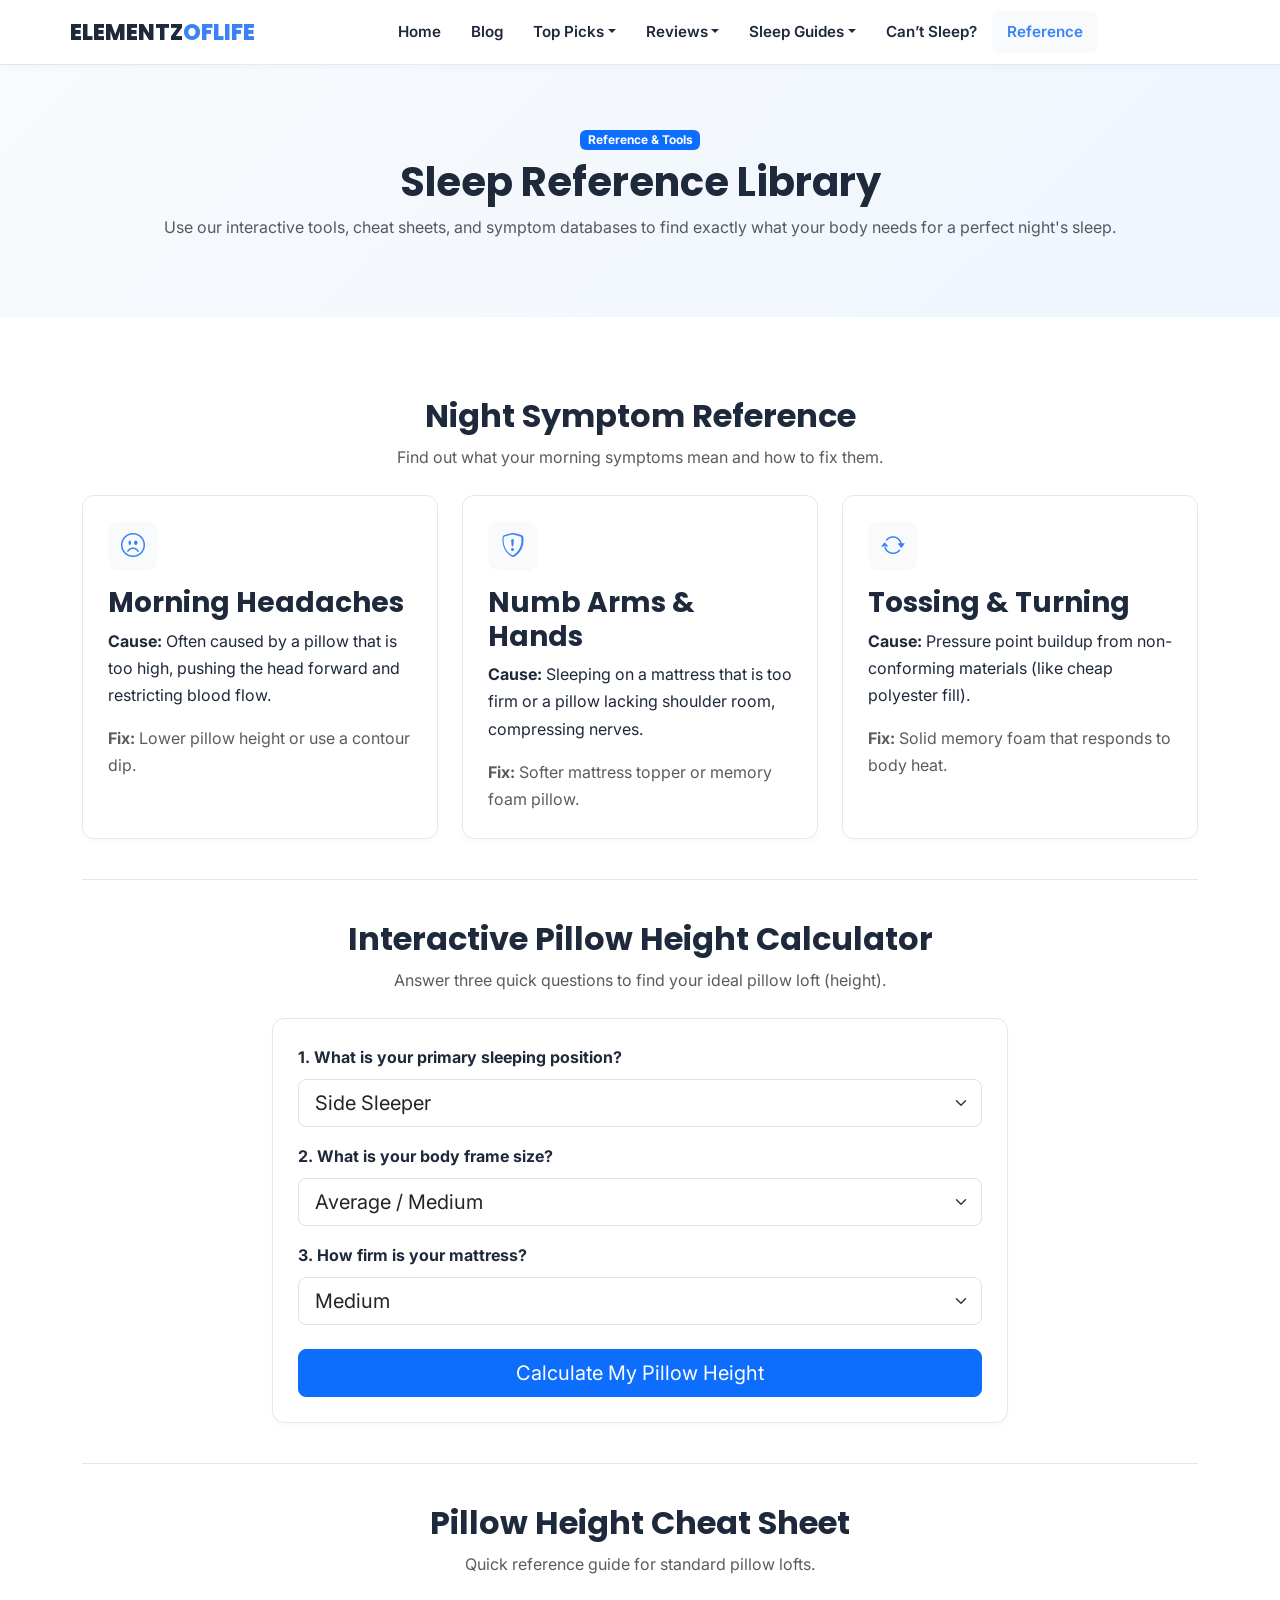
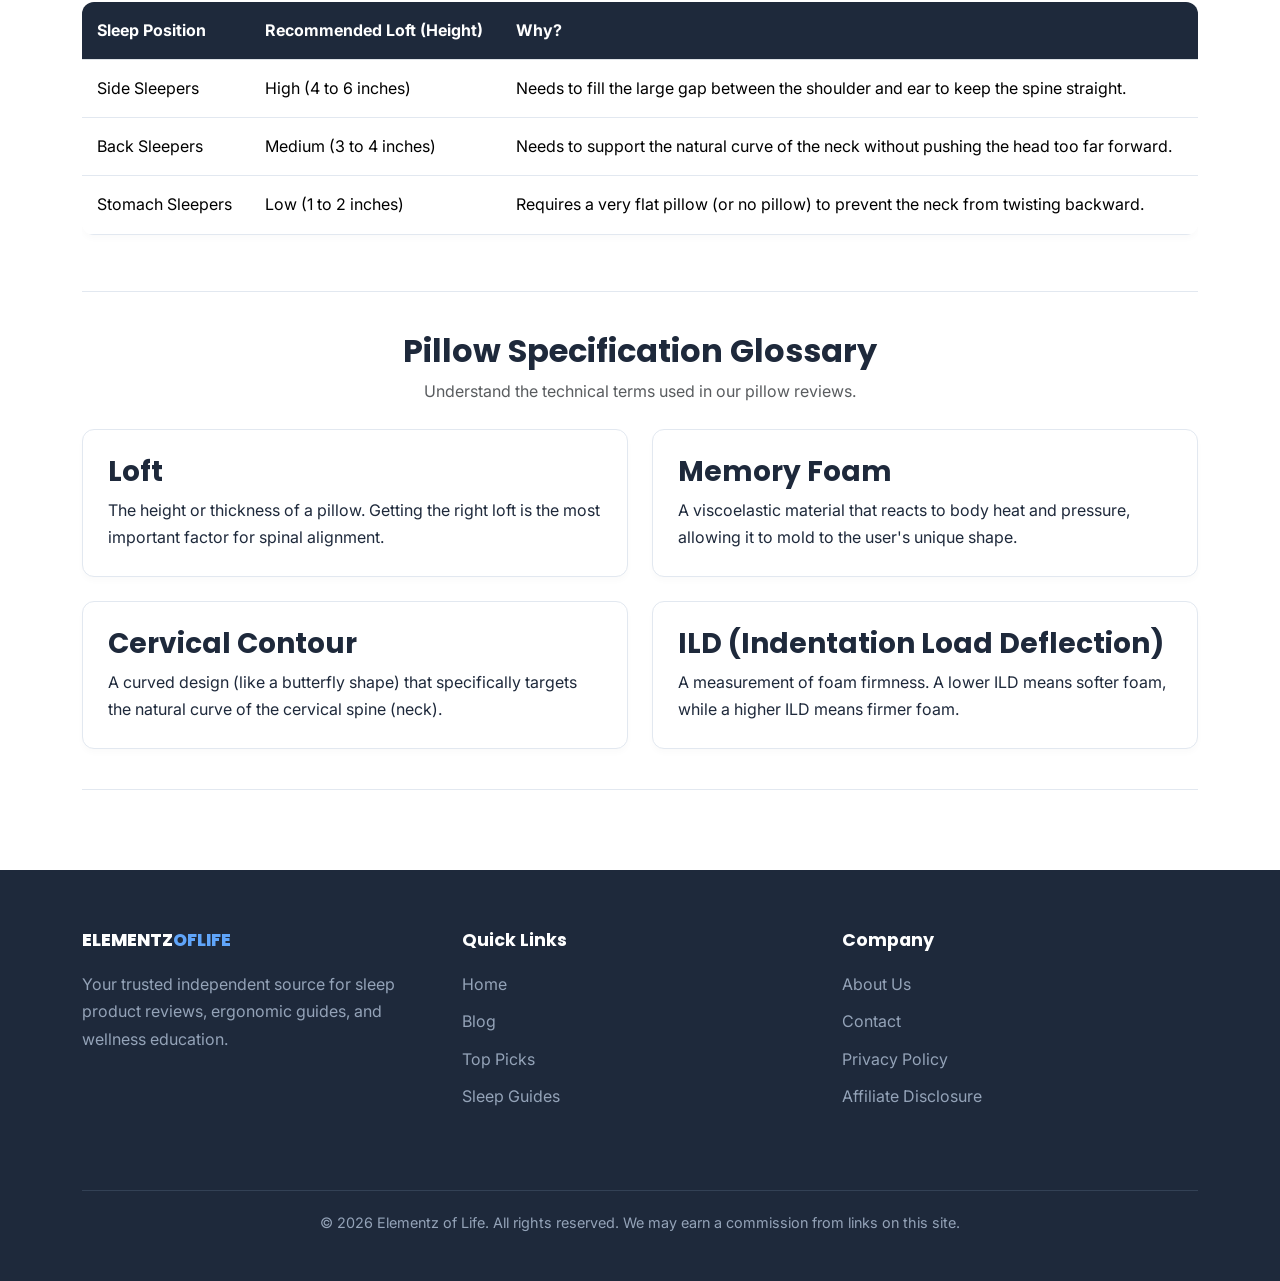
<file: reference.html>
<!DOCTYPE html>
<html lang="en">
<head>
    <meta charset="UTF-8">
    <meta name="viewport" content="width=device-width, initial-scale=1.0">
    <title>Sleep Reference & Pillow Calculators | Elementz of Life</title>
    <meta name="description" content="Access our ultimate sleep reference guides. Use the Pillow Height Calculator, check the Pillow Specification Database, and find causes for your night symptoms.">
    
    <link href="https://cdn.jsdelivr.net/npm/bootstrap@5.3.0/dist/css/bootstrap.min.css" rel="stylesheet">
    <link href="https://fonts.googleapis.com/css2?family=Inter:wght@400;500;600&family=Poppins:wght@500;600;700;800&display=swap" rel="stylesheet">
    <link rel="stylesheet" href="https://cdn.jsdelivr.net/npm/bootstrap-icons@1.11.1/font/bootstrap-icons.css">

    <style>
        :root {
            --primary: #1E293B; --accent: #3B82F6; --accent-light: #60A5FA; --accent-dark: #2563EB;
            --bg-light: #F8FAFC; --text-muted: #64748B; --border: #E2E8F0;
            --shadow-sm: 0 4px 6px rgba(0,0,0,0.02); --shadow-md: 0 10px 25px rgba(0,0,0,0.05);
            --radius: 12px; --success: #10B981; --warning: #F59E0B;
        }
        body { font-family: 'Inter', sans-serif; color: var(--primary); background-color: #fff; line-height: 1.7; }
        h1, h2, h3, h4, h5 { font-family: 'Poppins', sans-serif; font-weight: 700; color: var(--primary); }
        a { text-decoration: none; color: var(--accent); }

        /* Header & Footer (Consistent with site) */
        .site-header { background: #fff; border-bottom: 1px solid var(--border); position: sticky; top: 0; z-index: 1000; box-shadow: var(--shadow-sm); }
        .navbar-brand { font-family: 'Poppins', sans-serif; font-weight: 800; font-size: 1.4rem; color: var(--primary); text-transform: uppercase; }
        .navbar-brand span { color: var(--accent); }
        .nav-link { font-weight: 600; color: var(--primary) !important; font-size: 0.95rem; padding: 8px 15px !important; border-radius: 8px; }
        .nav-link:hover, .nav-link.active { color: var(--accent) !important; background: var(--bg-light); }
        .dropdown-menu { border: 1px solid var(--border); border-radius: 8px; box-shadow: var(--shadow-md); } .dropdown-item { font-weight: 500; padding: 10px 20px; } .dropdown-item:hover { background: var(--bg-light); color: var(--accent); }
        .site-footer { background: var(--primary); color: #94a3b8; padding: 60px 0 30px; margin-top: 80px; }
        .site-footer h5 { color: #fff; margin-bottom: 20px; font-size: 1.1rem; } .site-footer ul { list-style: none; padding: 0; } .site-footer ul li { margin-bottom: 10px; } .site-footer ul li a { color: #94a3b8; } .site-footer ul li a:hover { color: #fff; }
        .footer-bottom { border-top: 1px solid #334155; margin-top: 40px; padding-top: 20px; text-align: center; font-size: 0.9rem; }

        /* Page Structure */
        .page-hero { background: linear-gradient(135deg, #F8FAFC 0%, #EFF6FF 100%); padding: 60px 0; text-align: center; margin-bottom: 40px; }
        .ref-section { padding: 40px 0; border-bottom: 1px solid var(--border); }
        .custom-card { background: #fff; border: 1px solid var(--border); border-radius: var(--radius); padding: 25px; box-shadow: var(--shadow-sm); transition: all 0.3s ease; height: 100%; }
        .custom-card:hover { box-shadow: var(--shadow-md); transform: translateY(-3px); }
        .icon-box { width: 50px; height: 50px; background: var(--bg-light); border-radius: 12px; display: flex; align-items: center; justify-content: center; color: var(--accent); font-size: 1.5rem; margin-bottom: 15px; }
        
        /* Tables */
        .table-modern { width: 100%; border-collapse: collapse; box-shadow: var(--shadow-sm); border-radius: var(--radius); overflow: hidden; }
        .table-modern th { background: var(--primary); color: #fff; padding: 15px; text-align: left; }
        .table-modern td { padding: 15px; border-bottom: 1px solid var(--border); }
        .table-modern tr:nth-child(even) { background: var(--bg-light); }

        /* Calculator Specific */
        .calc-result { background: #ecfdf5; border: 2px dashed var(--success); border-radius: var(--radius); padding: 30px; text-align: center; margin-top: 20px; display: none; }
        .calc-result h3 { color: var(--success); margin-bottom: 10px; }
    </style>
</head>
<body>

    <!-- Header -->
    <header class="site-header">
        <nav class="navbar navbar-expand-lg container">
            <a class="navbar-brand" href="index.html">Elementz<span>OfLife</span></a>
            <button class="navbar-toggler" type="button" data-bs-toggle="collapse" data-bs-target="#navContent"><span class="navbar-toggler-icon"></span></button>
            <div class="collapse navbar-collapse justify-content-center" id="navContent">
                <ul class="navbar-nav">
                    <li class="nav-item"><a class="nav-link" href="index.html">Home</a></li>
                    <li class="nav-item"><a class="nav-link" href="blog.html">Blog</a></li>
                    <li class="nav-item dropdown"><a class="nav-link dropdown-toggle" href="#" data-bs-toggle="dropdown">Top Picks</a><ul class="dropdown-menu"><li><a class="dropdown-item" href="derila-ergo-review.html">Best Ergonomic Pillow</a></li></ul></li>
                    <li class="nav-item dropdown"><a class="nav-link dropdown-toggle" href="#" data-bs-toggle="dropdown">Reviews</a><ul class="dropdown-menu"><li><a class="dropdown-item" href="derila-ergo-review.html">Derila Ergo Pillow</a></li></ul></li>
                    <li class="nav-item dropdown"><a class="nav-link dropdown-toggle" href="#" data-bs-toggle="dropdown">Sleep Guides</a><ul class="dropdown-menu"><li><a class="dropdown-item" href="sleep-guides.html">Sleeping Positions</a></li></ul></li>
                    <li class="nav-item"><a class="nav-link" href="cant-sleep.html">Can’t Sleep?</a></li>
                    <li class="nav-item"><a class="nav-link active" href="reference.html">Reference</a></li>
                </ul>
            </div>
        </nav>
    </header>

    <!-- Hero -->
    <section class="page-hero">
        <div class="container">
            <span class="badge bg-primary mb-2">Reference & Tools</span>
            <h1>Sleep Reference Library</h1>
            <p class="text-muted">Use our interactive tools, cheat sheets, and symptom databases to find exactly what your body needs for a perfect night's sleep.</p>
        </div>
    </section>

    <div class="container mb-5">

        <!-- Section 1: Night Symptom Reference -->
        <section class="ref-section">
            <div class="text-center mb-4">
                <h2>Night Symptom Reference</h2>
                <p class="text-muted">Find out what your morning symptoms mean and how to fix them.</p>
            </div>
            <div class="row g-4">
                <div class="col-md-4">
                    <div class="custom-card">
                        <div class="icon-box"><i class="bi bi-emoji-frown"></i></div>
                        <h3>Morning Headaches</h3>
                        <p><strong>Cause:</strong> Often caused by a pillow that is too high, pushing the head forward and restricting blood flow.</p>
                        <p class="text-muted mb-0"><strong>Fix:</strong> Lower pillow height or use a contour dip.</p>
                    </div>
                </div>
                <div class="col-md-4">
                    <div class="custom-card">
                        <div class="icon-box"><i class="bi bi-shield-exclamation"></i></div>
                        <h3>Numb Arms & Hands</h3>
                        <p><strong>Cause:</strong> Sleeping on a mattress that is too firm or a pillow lacking shoulder room, compressing nerves.</p>
                        <p class="text-muted mb-0"><strong>Fix:</strong> Softer mattress topper or memory foam pillow.</p>
                    </div>
                </div>
                <div class="col-md-4">
                    <div class="custom-card">
                        <div class="icon-box"><i class="bi bi-arrow-repeat"></i></div>
                        <h3>Tossing & Turning</h3>
                        <p><strong>Cause:</strong> Pressure point buildup from non-conforming materials (like cheap polyester fill).</p>
                        <p class="text-muted mb-0"><strong>Fix:</strong> Solid memory foam that responds to body heat.</p>
                    </div>
                </div>
            </div>
        </section>

        <!-- Section 2: Pillow Height Calculator -->
        <section class="ref-section">
            <div class="text-center mb-4">
                <h2>Interactive Pillow Height Calculator</h2>
                <p class="text-muted">Answer three quick questions to find your ideal pillow loft (height).</p>
            </div>
            <div class="row justify-content-center">
                <div class="col-md-8">
                    <div class="custom-card">
                        <div class="mb-3">
                            <label class="form-label fw-bold">1. What is your primary sleeping position?</label>
                            <select class="form-select form-select-lg" id="calc-position">
                                <option value="side">Side Sleeper</option>
                                <option value="back">Back Sleeper</option>
                                <option value="stomach">Stomach Sleeper</option>
                            </select>
                        </div>
                        <div class="mb-3">
                            <label class="form-label fw-bold">2. What is your body frame size?</label>
                            <select class="form-select form-select-lg" id="calc-frame">
                                <option value="small">Small / Petite</option>
                                <option value="avg" selected>Average / Medium</option>
                                <option value="large">Large / Broad Shoulders</option>
                            </select>
                        </div>
                        <div class="mb-3">
                            <label class="form-label fw-bold">3. How firm is your mattress?</label>
                            <select class="form-select form-select-lg" id="calc-firm">
                                <option value="soft">Soft (Plush)</option>
                                <option value="med" selected>Medium</option>
                                <option value="firm">Firm</option>
                            </select>
                        </div>
                        <button class="btn btn-primary w-100 btn-lg mt-2" onclick="calculateHeight()">Calculate My Pillow Height</button>

                        <div class="calc-result" id="calc-output">
                            <h3>Recommended Loft: <span id="loft-result">Medium-High</span></h3>
                            <p class="mb-0" id="loft-desc">This will properly align your spine based on your inputs.</p>
                        </div>
                    </div>
                </div>
            </div>
        </section>

        <!-- Section 3: Pillow Height Cheat Sheet -->
        <section class="ref-section">
            <div class="text-center mb-4">
                <h2>Pillow Height Cheat Sheet</h2>
                <p class="text-muted">Quick reference guide for standard pillow lofts.</p>
            </div>
            <div class="table-responsive">
                <table class="table table-modern">
                    <thead>
                        <tr>
                            <th>Sleep Position</th>
                            <th>Recommended Loft (Height)</th>
                            <th>Why?</th>
                        </tr>
                    </thead>
                    <tbody>
                        <tr>
                            <td>Side Sleepers</td>
                            <td>High (4 to 6 inches)</td>
                            <td>Needs to fill the large gap between the shoulder and ear to keep the spine straight.</td>
                        </tr>
                        <tr>
                            <td>Back Sleepers</td>
                            <td>Medium (3 to 4 inches)</td>
                            <td>Needs to support the natural curve of the neck without pushing the head too far forward.</td>
                        </tr>
                        <tr>
                            <td>Stomach Sleepers</td>
                            <td>Low (1 to 2 inches)</td>
                            <td>Requires a very flat pillow (or no pillow) to prevent the neck from twisting backward.</td>
                        </tr>
                    </tbody>
                </table>
            </div>
        </section>

        <!-- Section 4: Pillow Specification Glossary -->
        <section class="ref-section">
            <div class="text-center mb-4">
                <h2>Pillow Specification Glossary</h2>
                <p class="text-muted">Understand the technical terms used in our pillow reviews.</p>
            </div>
            <div class="row g-4">
                <div class="col-md-6">
                    <div class="custom-card">
                        <h3>Loft</h3>
                        <p class="mb-0">The height or thickness of a pillow. Getting the right loft is the most important factor for spinal alignment.</p>
                    </div>
                </div>
                <div class="col-md-6">
                    <div class="custom-card">
                        <h3>Memory Foam</h3>
                        <p class="mb-0">A viscoelastic material that reacts to body heat and pressure, allowing it to mold to the user's unique shape.</p>
                    </div>
                </div>
                <div class="col-md-6">
                    <div class="custom-card">
                        <h3>Cervical Contour</h3>
                        <p class="mb-0">A curved design (like a butterfly shape) that specifically targets the natural curve of the cervical spine (neck).</p>
                    </div>
                </div>
                <div class="col-md-6">
                    <div class="custom-card">
                        <h3>ILD (Indentation Load Deflection)</h3>
                        <p class="mb-0">A measurement of foam firmness. A lower ILD means softer foam, while a higher ILD means firmer foam.</p>
                    </div>
                </div>
            </div>
        </section>

    </div>

    <!-- Footer -->
    <footer class="site-footer">
        <div class="container">
            <div class="row">
                <div class="col-md-4 mb-4">
                    <h5 class="navbar-brand text-white">Elementz<span style="color: var(--accent-light);">OfLife</span></h5>
                    <p>Your trusted independent source for sleep product reviews, ergonomic guides, and wellness education.</p>
                </div>
                <div class="col-md-4 mb-4">
                    <h5>Quick Links</h5>
                    <ul><li><a href="index.html">Home</a></li><li><a href="blog.html">Blog</a></li><li><a href="derila-ergo-review.html">Top Picks</a></li><li><a href="sleep-guides.html">Sleep Guides</a></li></ul>
                </div>
                <div class="col-md-4 mb-4">
                    <h5>Company</h5>
                    <ul><li><a href="#">About Us</a></li><li><a href="#">Contact</a></li><li><a href="#">Privacy Policy</a></li><li><a href="#">Affiliate Disclosure</a></li></ul>
                </div>
            </div>
            <div class="footer-bottom"><p>&copy; 2026 Elementz of Life. All rights reserved. We may earn a commission from links on this site.</p></div>
        </div>
    </footer>

    <script src="https://cdn.jsdelivr.net/npm/bootstrap@5.3.0/dist/js/bootstrap.bundle.min.js"></script>
    <script>
        // JavaScript for the Pillow Height Calculator
        function calculateHeight() {
            const pos = document.getElementById('calc-position').value;
            const frame = document.getElementById('calc-frame').value;
            const firm = document.getElementById('calc-firm').value;
            
            let result = "Medium";
            let description = "A standard medium-loft pillow (3-4 inches) should perfectly support your neck.";

            // Basic logic for calculator
            if (pos === 'side') {
                result = "High (4-6 inches)";
                description = "As a side sleeper, you need a higher loft to fill the gap between your shoulder and ear. Look for solid memory foam.";
            } else if (pos === 'back') {
                result = "Medium (3-4 inches)";
                description = "Back sleepers need medium support to cradle the head without pushing the chin to the chest.";
            } else if (pos === 'stomach') {
                result = "Low (1-2 inches)";
                description = "Stomach sleepers need almost no loft to prevent twisting the neck backward. A very flat, soft pillow is best.";
            }

            // Adjust for mattress firmness
            if (firm === 'soft' && pos !== 'stomach') {
                result = "Slightly Higher than " + result;
                description += " Because your mattress is soft, your body sinks in more, requiring a slightly higher pillow.";
            } else if (firm === 'firm' && pos !== 'stomach') {
                result = "Slightly Lower than " + result;
                description += " Because your mattress is firm, your body stays on top, requiring a slightly lower pillow.";
            }

            document.getElementById('loft-result').innerText = result;
            document.getElementById('loft-desc').innerText = description;
            document.getElementById('calc-output').style.display = 'block';
        }
    </script>
</body>
</html>
</file>
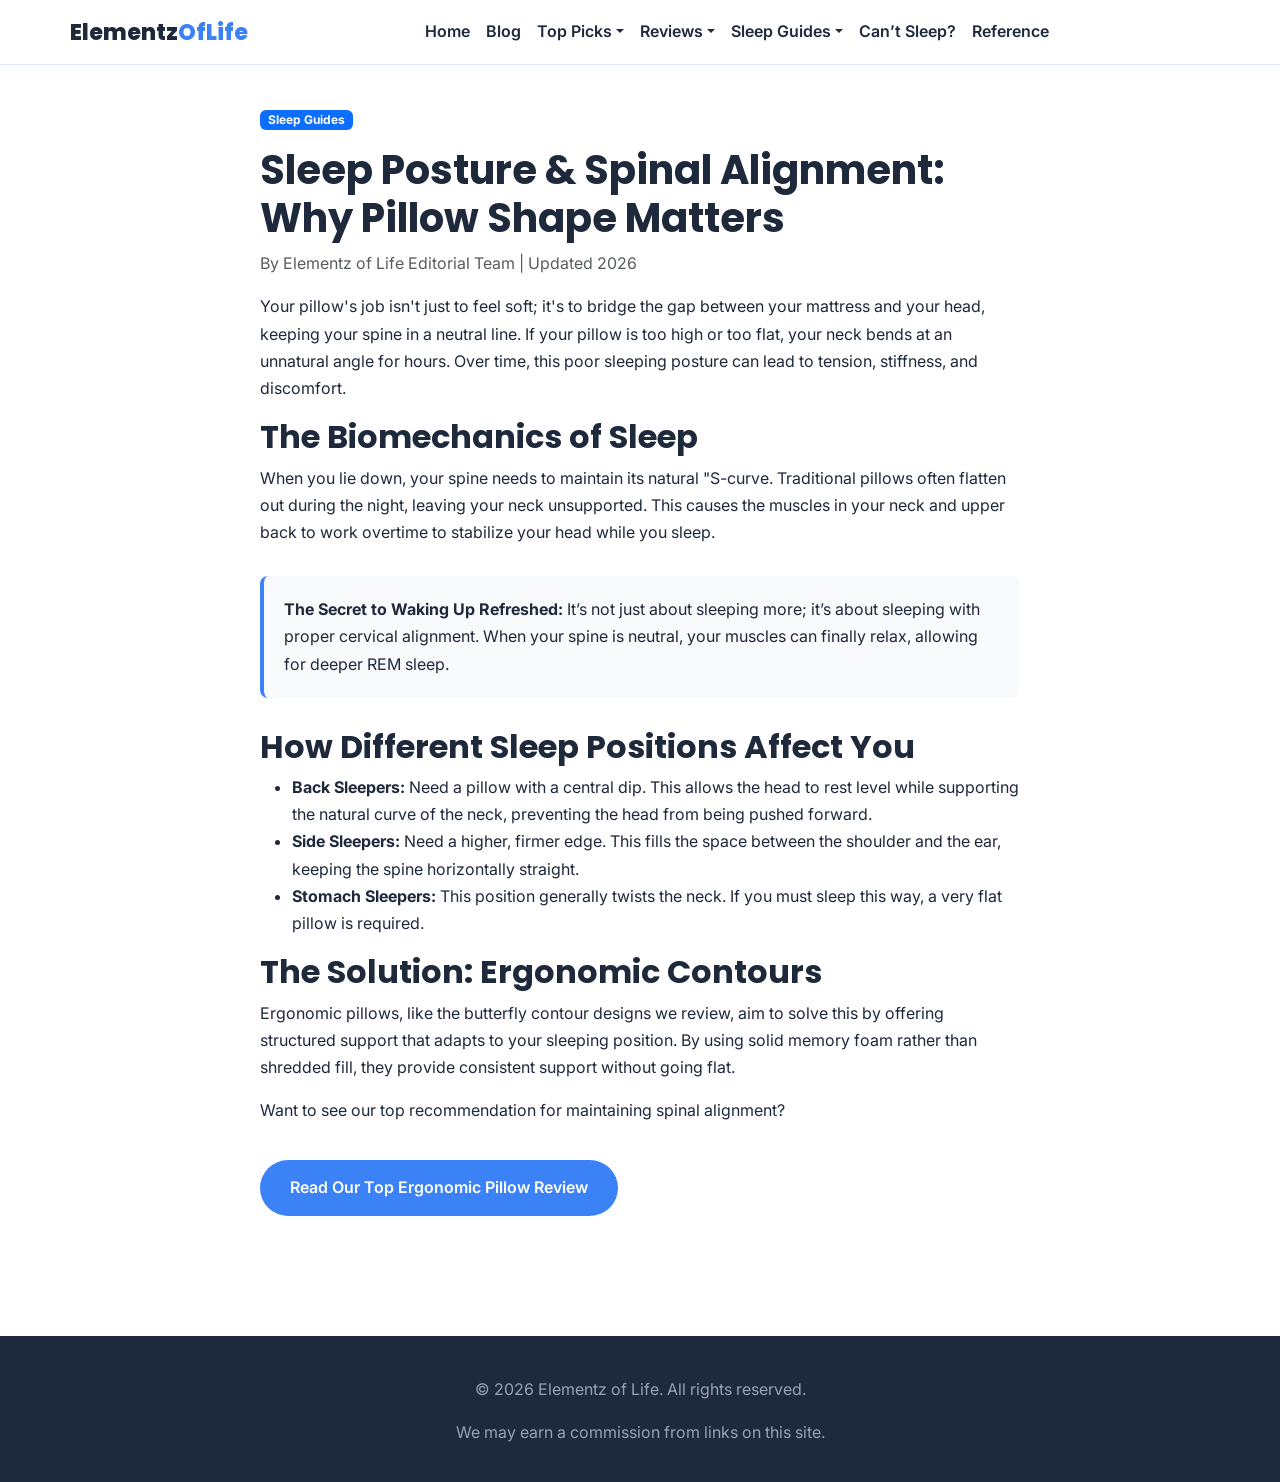
<file: sleep-guides.html>
<!DOCTYPE html>
<html lang="en">
<head>
    <meta charset="UTF-8">
    <meta name="viewport" content="width=device-width, initial-scale=1.0">
    <title>Sleep Posture & Spinal Alignment | Elementz of Life</title>
    <meta name="description" content="Learn how your sleep posture affects spinal alignment and neck pain. Discover why your pillow shape matters for a restful night's sleep.">

    <link href="https://cdn.jsdelivr.net/npm/bootstrap@5.3.0/dist/css/bootstrap.min.css" rel="stylesheet">
    <link href="https://fonts.googleapis.com/css2?family=Inter:wght@400;500;600&family=Poppins:wght@500;600;700;800&display=swap" rel="stylesheet">
    <link rel="stylesheet" href="https://cdn.jsdelivr.net/npm/bootstrap-icons@1.11.1/font/bootstrap-icons.css">
    <style>
        :root { --primary: #1E293B; --accent: #3B82F6; --accent-light: #60A5FA; --bg-light: #F8FAFC; --text-muted: #64748B; --border: #E2E8F0; --shadow-sm: 0 4px 6px rgba(0,0,0,0.02); }
        body { font-family: 'Inter', sans-serif; color: var(--primary); line-height: 1.7; }
        h1, h2, h3 { font-family: 'Poppins', sans-serif; font-weight: 700; }
        .site-header { background: #fff; border-bottom: 1px solid var(--border); position: sticky; top: 0; z-index: 1020; box-shadow: var(--shadow-sm); }
        .navbar-brand { font-family: 'Poppins', sans-serif; font-weight: 800; font-size: 1.4rem; color: var(--primary); } .navbar-brand span { color: var(--accent); }
        .nav-link { font-weight: 600; color: var(--primary) !important; } .nav-link:hover { color: var(--accent) !important; }
        .article-content { max-width: 800px; margin: 0 auto; padding: 40px 20px; }
        .cta-btn { background: var(--accent); color: #fff; padding: 14px 30px; border-radius: 50px; font-weight: 600; text-decoration: none; display: inline-block; margin: 20px 0; } .cta-btn:hover { background: #2563EB; color: #fff; }
        .info-card { background: var(--bg-light); border-left: 4px solid var(--accent); padding: 20px; margin: 30px 0; border-radius: 8px; }
        .site-footer { background: var(--primary); color: #94a3b8; padding: 40px 0 20px; margin-top: 60px; } .site-footer a { color: #94a3b8; }
    </style>
</head>
<body>
    <!-- Header -->
    <header class="site-header">
        <nav class="navbar navbar-expand-lg container">
            <a class="navbar-brand" href="index.html">Elementz<span>OfLife</span></a>
            <button class="navbar-toggler" type="button" data-bs-toggle="collapse" data-bs-target="#navContent"><span class="navbar-toggler-icon"></span></button>
            <div class="collapse navbar-collapse justify-content-center" id="navContent">
                <ul class="navbar-nav">
                    <li class="nav-item"><a class="nav-link" href="index.html">Home</a></li>
                    <li class="nav-item"><a class="nav-link" href="blog.html">Blog</a></li>
                    <li class="nav-item dropdown"><a class="nav-link dropdown-toggle" href="#" data-bs-toggle="dropdown">Top Picks</a><ul class="dropdown-menu"><li><a class="dropdown-item" href="derila-ergo-review.html">Best Ergonomic Pillow</a></li></ul></li>
                    <li class="nav-item dropdown"><a class="nav-link dropdown-toggle" href="#" data-bs-toggle="dropdown">Reviews</a><ul class="dropdown-menu"><li><a class="dropdown-item" href="derila-ergo-review.html">Derila Ergo Pillow</a></li></ul></li>
                    <li class="nav-item dropdown"><a class="nav-link dropdown-toggle active" href="#" data-bs-toggle="dropdown">Sleep Guides</a><ul class="dropdown-menu"><li><a class="dropdown-item" href="sleep-guides.html">Sleeping Positions</a></li></ul></li>
                    <li class="nav-item"><a class="nav-link" href="cant-sleep.html">Can’t Sleep?</a></li>
                    <li class="nav-item"><a class="nav-link" href="reference.html">Reference</a></li>
                </ul>
            </div>
        </nav>
    </header>

    <article class="container article-content">
        <span class="badge bg-primary mb-3">Sleep Guides</span>
        <h1>Sleep Posture & Spinal Alignment: Why Pillow Shape Matters</h1>
        <p class="text-muted">By Elementz of Life Editorial Team | Updated 2026</p>
        
        <p>Your pillow's job isn't just to feel soft; it's to bridge the gap between your mattress and your head, keeping your spine in a neutral line. If your pillow is too high or too flat, your neck bends at an unnatural angle for hours. Over time, this poor sleeping posture can lead to tension, stiffness, and discomfort.</p>

        <h2>The Biomechanics of Sleep</h2>
        <p>When you lie down, your spine needs to maintain its natural "S-curve. Traditional pillows often flatten out during the night, leaving your neck unsupported. This causes the muscles in your neck and upper back to work overtime to stabilize your head while you sleep.</p>
        
        <div class="info-card">
            <strong>The Secret to Waking Up Refreshed:</strong> It’s not just about sleeping more; it’s about sleeping with proper cervical alignment. When your spine is neutral, your muscles can finally relax, allowing for deeper REM sleep.
        </div>

        <h2>How Different Sleep Positions Affect You</h2>
        <ul>
            <li><strong>Back Sleepers:</strong> Need a pillow with a central dip. This allows the head to rest level while supporting the natural curve of the neck, preventing the head from being pushed forward.</li>
            <li><strong>Side Sleepers:</strong> Need a higher, firmer edge. This fills the space between the shoulder and the ear, keeping the spine horizontally straight.</li>
            <li><strong>Stomach Sleepers:</strong> This position generally twists the neck. If you must sleep this way, a very flat pillow is required.</li>
        </ul>

        <h2>The Solution: Ergonomic Contours</h2>
        <p>Ergonomic pillows, like the butterfly contour designs we review, aim to solve this by offering structured support that adapts to your sleeping position. By using solid memory foam rather than shredded fill, they provide consistent support without going flat.</p>
        
        <p>Want to see our top recommendation for maintaining spinal alignment?</p>
        <a href="derila-ergo-review.html" class="cta-btn">Read Our Top Ergonomic Pillow Review</a>
    </article>

    <!-- Footer -->
    <footer class="site-footer">
        <div class="container text-center">
            <p>&copy; 2026 Elementz of Life. All rights reserved.</p>
            <p>We may earn a commission from links on this site.</p>
        </div>
    </footer>
    <script src="https://cdn.jsdelivr.net/npm/bootstrap@5.3.0/dist/js/bootstrap.bundle.min.js"></script>
</body>
</html>
</file>
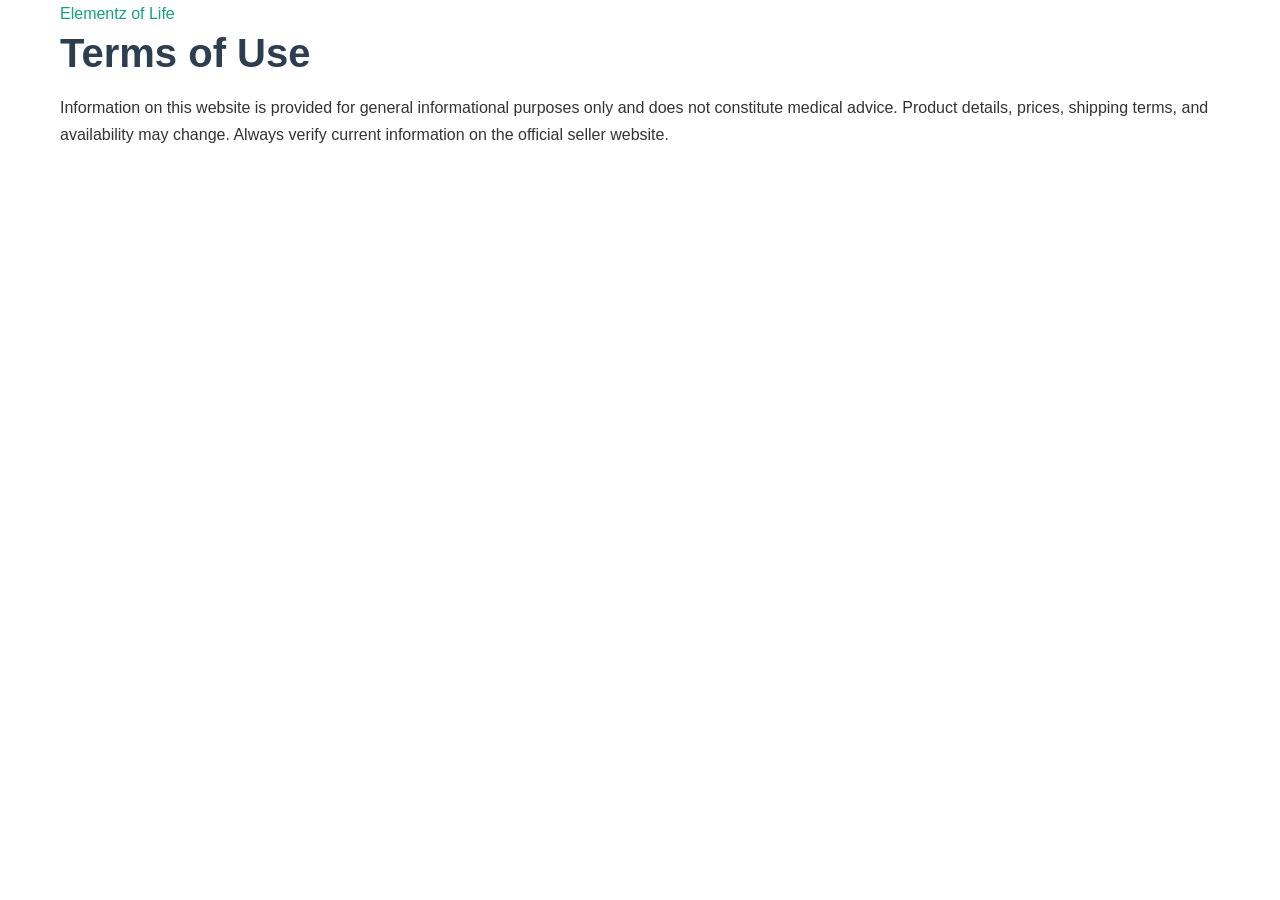
<file: terms.html>
<!doctype html><html lang="en"><head><meta charset="utf-8"><meta name="viewport" content="width=device-width,initial-scale=1"><title>Terms | Elementz of Life</title><link rel="stylesheet" href="css/style.css"></head><body><main class="section"><div class="container article"><a class="brand" href="index.html">Elementz <span>of Life</span></a><h1>Terms of Use</h1><p>Information on this website is provided for general informational purposes only and does not constitute medical advice. Product details, prices, shipping terms, and availability may change. Always verify current information on the official seller website.</p></div></main></body></html>
</file>
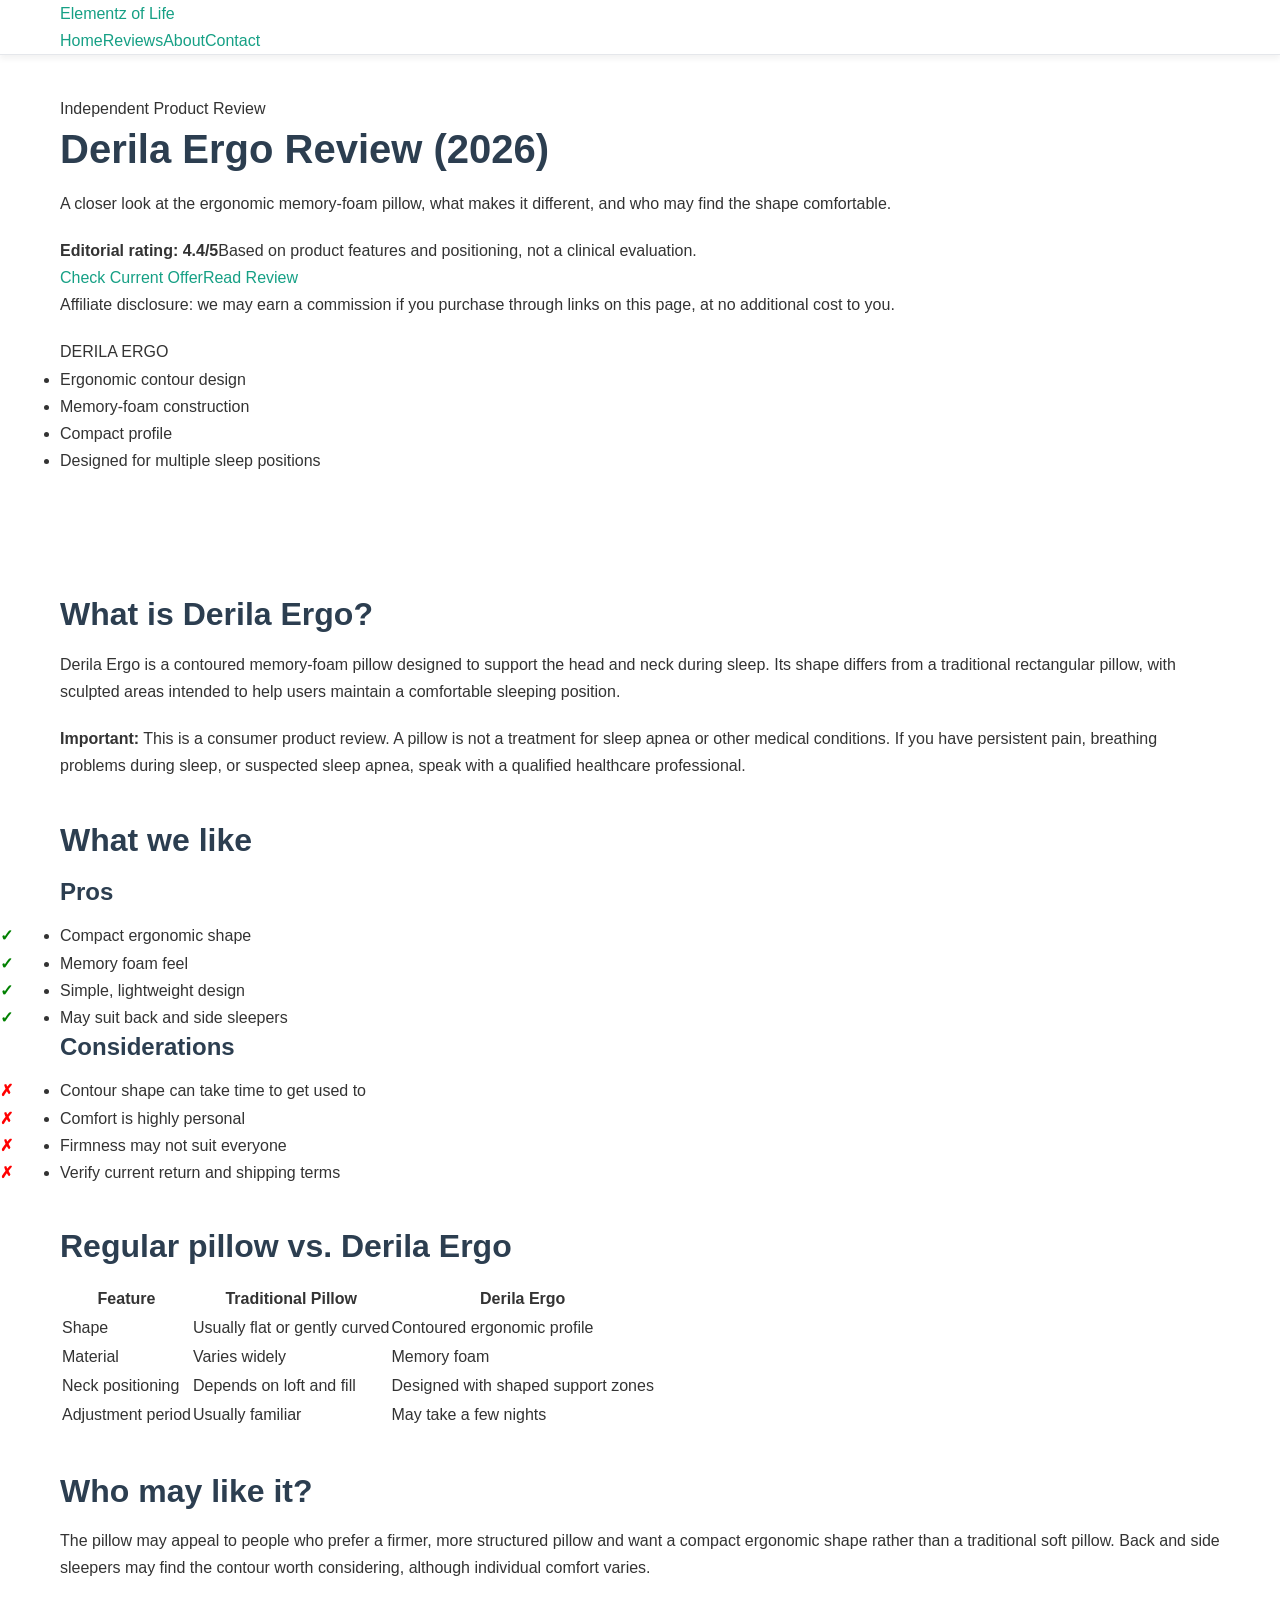
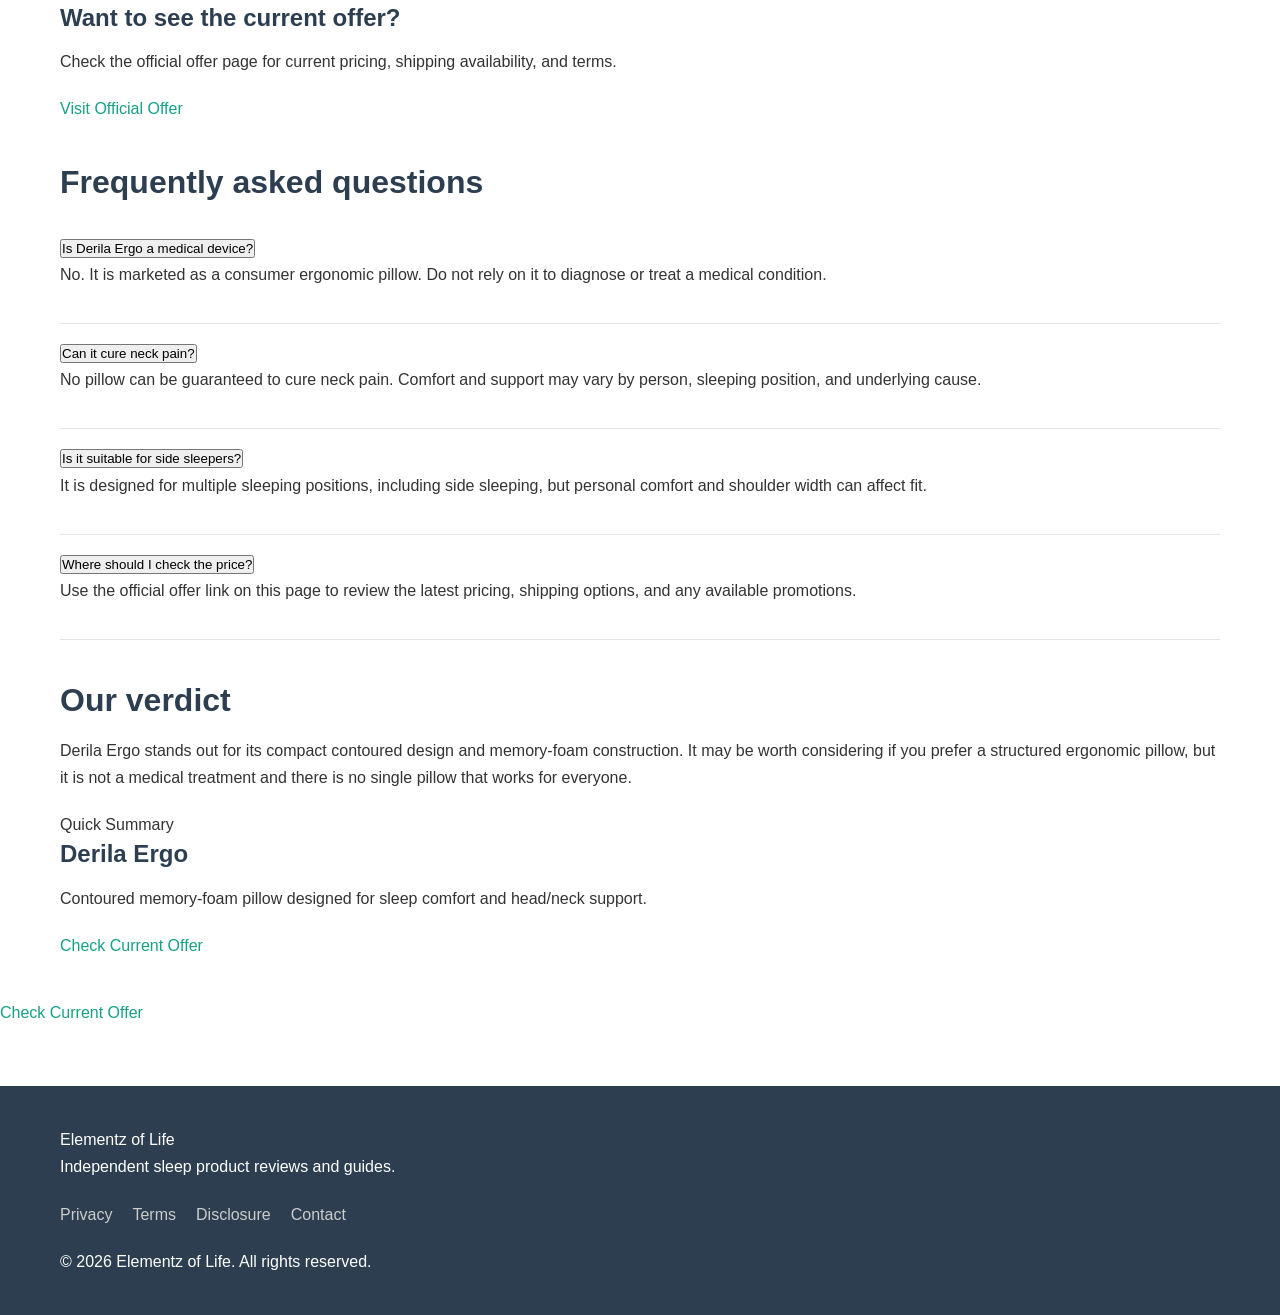
<file: review/derila-ergo-review.html>
<!doctype html>
<html lang="en"><head><meta charset="utf-8"><meta name="viewport" content="width=device-width,initial-scale=1"><title>Derila Ergo Review (2026) | Elementz of Life</title><meta name="description" content="Independent overview of the Derila Ergo ergonomic pillow, including design, materials, comfort considerations, pros, cons, and FAQs."><link rel="stylesheet" href="../css/style.css"></head>
<body><header class="site-header"><div class="container nav-wrap"><a class="brand" href="../index.html">Elementz <span>of Life</span></a><button class="menu-toggle" aria-label="Open menu">☰</button><nav class="nav"><a href="../index.html">Home</a><a href="derila-ergo-review.html">Reviews</a><a href="../about.html">About</a><a href="../contact.html">Contact</a></nav></div></header>
<main><section class="review-hero"><div class="container review-grid"><div><span class="eyebrow">Independent Product Review</span><h1>Derila Ergo Review (2026)</h1><p class="lead">A closer look at the ergonomic memory-foam pillow, what makes it different, and who may find the shape comfortable.</p><div class="rating-line"><strong>Editorial rating: 4.4/5</strong><span>Based on product features and positioning, not a clinical evaluation.</span></div><div class="hero-actions"><a class="btn primary affiliate-link" href="#" rel="sponsored nofollow">Check Current Offer</a><a class="btn secondary" href="#review">Read Review</a></div><p class="micro">Affiliate disclosure: we may earn a commission if you purchase through links on this page, at no additional cost to you.</p></div><aside class="product-panel"><div class="product-placeholder">DERILA ERGO</div><ul class="check-list"><li>Ergonomic contour design</li><li>Memory-foam construction</li><li>Compact profile</li><li>Designed for multiple sleep positions</li></ul></aside></div></section>
<section class="section" id="review"><div class="container article-grid"><article class="article"><h2>What is Derila Ergo?</h2><p>Derila Ergo is a contoured memory-foam pillow designed to support the head and neck during sleep. Its shape differs from a traditional rectangular pillow, with sculpted areas intended to help users maintain a comfortable sleeping position.</p><div class="notice"><strong>Important:</strong> This is a consumer product review. A pillow is not a treatment for sleep apnea or other medical conditions. If you have persistent pain, breathing problems during sleep, or suspected sleep apnea, speak with a qualified healthcare professional.</div><h2>What we like</h2><div class="pros-cons"><div class="pros"><h3>Pros</h3><ul><li>Compact ergonomic shape</li><li>Memory foam feel</li><li>Simple, lightweight design</li><li>May suit back and side sleepers</li></ul></div><div class="cons"><h3>Considerations</h3><ul><li>Contour shape can take time to get used to</li><li>Comfort is highly personal</li><li>Firmness may not suit everyone</li><li>Verify current return and shipping terms</li></ul></div></div><h2>Regular pillow vs. Derila Ergo</h2><div class="table-wrap"><table><thead><tr><th>Feature</th><th>Traditional Pillow</th><th>Derila Ergo</th></tr></thead><tbody><tr><td>Shape</td><td>Usually flat or gently curved</td><td>Contoured ergonomic profile</td></tr><tr><td>Material</td><td>Varies widely</td><td>Memory foam</td></tr><tr><td>Neck positioning</td><td>Depends on loft and fill</td><td>Designed with shaped support zones</td></tr><tr><td>Adjustment period</td><td>Usually familiar</td><td>May take a few nights</td></tr></tbody></table></div><h2>Who may like it?</h2><p>The pillow may appeal to people who prefer a firmer, more structured pillow and want a compact ergonomic shape rather than a traditional soft pillow. Back and side sleepers may find the contour worth considering, although individual comfort varies.</p><div class="cta-box"><h3>Want to see the current offer?</h3><p>Check the official offer page for current pricing, shipping availability, and terms.</p><a class="btn primary affiliate-link" href="#" rel="sponsored nofollow">Visit Official Offer</a></div><h2>Frequently asked questions</h2><div class="faq"><div class="faq-item"><button>Is Derila Ergo a medical device?</button><div><p>No. It is marketed as a consumer ergonomic pillow. Do not rely on it to diagnose or treat a medical condition.</p></div></div><div class="faq-item"><button>Can it cure neck pain?</button><div><p>No pillow can be guaranteed to cure neck pain. Comfort and support may vary by person, sleeping position, and underlying cause.</p></div></div><div class="faq-item"><button>Is it suitable for side sleepers?</button><div><p>It is designed for multiple sleeping positions, including side sleeping, but personal comfort and shoulder width can affect fit.</p></div></div><div class="faq-item"><button>Where should I check the price?</button><div><p>Use the official offer link on this page to review the latest pricing, shipping options, and any available promotions.</p></div></div></div><h2>Our verdict</h2><p>Derila Ergo stands out for its compact contoured design and memory-foam construction. It may be worth considering if you prefer a structured ergonomic pillow, but it is not a medical treatment and there is no single pillow that works for everyone.</p></article><aside class="sidebar"><div class="sticky-card"><span class="tag">Quick Summary</span><h3>Derila Ergo</h3><p>Contoured memory-foam pillow designed for sleep comfort and head/neck support.</p><a class="btn primary affiliate-link" href="#" rel="sponsored nofollow">Check Current Offer</a></div></aside></div></section></main>
<div class="mobile-cta"><a class="btn primary affiliate-link" href="#" rel="sponsored nofollow">Check Current Offer</a></div><footer class="site-footer"><div class="container footer-grid"><div><div class="brand footer-brand">Elementz <span>of Life</span></div><p>Independent sleep product reviews and guides.</p></div><div class="footer-links"><a href="../privacy.html">Privacy</a><a href="../terms.html">Terms</a><a href="../disclosure.html">Disclosure</a><a href="../contact.html">Contact</a></div></div><div class="container copyright">© 2026 Elementz of Life. All rights reserved.</div></footer><script src="../js/script.js"></script></body></html>
</file>
<file: css/style.css>
:root {
  --primary: #2C3E50;
  --accent: #1ABC9C;
  --accent-dark: #16A085;
  --bg-light: #F9FAFB;
  --text-main: #333333;
  --text-muted: #666666;
  --border: #E5E7EB;
  --shadow: 0 4px 6px rgba(0,0,0,0.05);
  --shadow-hover: 0 10px 15px rgba(0,0,0,0.1);
  --radius: 12px;
}

* { box-sizing: border-box; margin: 0; padding: 0; }

body {
  font-family: -apple-system, BlinkMacSystemFont, "Segoe UI", Roboto, Helvetica, Arial, sans-serif;
  line-height: 1.7;
  color: var(--text-main);
  background-color: #fff;
}

a { color: var(--accent-dark); text-decoration: none; }
a:hover { text-decoration: underline; }

.container { max-width: 1200px; margin: 0 auto; padding: 0 20px; }

/* Header */
.site-header {
  background: #fff;
  border-bottom: 1px solid var(--border);
  position: sticky;
  top: 0;
  z-index: 100;
  box-shadow: var(--shadow);
}
.header-nav { display: flex; justify-content: space-between; align-items: center; padding: 20px 0; }
.logo { font-size: 1.5rem; font-weight: 800; color: var(--primary); text-transform: uppercase; letter-spacing: -1px; }
.logo span { color: var(--accent); }
.nav-links { display: flex; gap: 20px; list-style: none; }
.nav-links a { color: var(--text-main); font-weight: 500; font-size: 0.95rem; }
.menu-toggle { display: none; background: none; border: none; cursor: pointer; font-size: 1.5rem; }

/* Typography */
h1, h2, h3, h4 { color: var(--primary); line-height: 1.3; margin-bottom: 15px; }
h1 { font-size: 2.5rem; }
h2 { font-size: 2rem; margin-top: 40px; }
h3 { font-size: 1.5rem; }
p { margin-bottom: 20px; }

/* Hero */
.hero { padding: 60px 0; background: var(--bg-light); }
.hero-grid { display: grid; grid-template-columns: 1fr 1fr; gap: 40px; align-items: center; }
.hero-image-placeholder { background: #ddd; width: 100%; height: 350px; border-radius: var(--radius); display: flex; align-items: center; justify-content: center; color: #666; font-weight: bold; }

/* CTA Buttons */
.cta-btn {
  display: inline-block;
  background: var(--accent);
  color: #fff;
  padding: 15px 30px;
  border-radius: 50px;
  font-weight: 700;
  font-size: 1.1rem;
  text-transform: uppercase;
  letter-spacing: 0.5px;
  border: none;
  cursor: pointer;
  transition: all 0.3s ease;
  box-shadow: 0 4px 15px rgba(26, 188, 156, 0.3);
  text-align: center;
  text-decoration: none;
}
.cta-btn:hover { background: var(--accent-dark); transform: translateY(-2px); box-shadow: 0 6px 20px rgba(26, 188, 156, 0.4); }

/* Cards & Sections */
section { padding: 40px 0; }
.card { background: #fff; border: 1px solid var(--border); border-radius: var(--radius); padding: 25px; box-shadow: var(--shadow); margin-bottom: 20px; transition: box-shadow 0.3s ease; }
.card:hover { box-shadow: var(--shadow-hover); }

/* Comparison Table */
.comparison-table { width: 100%; border-collapse: collapse; margin: 20px 0; }
.comparison-table th, .comparison-table td { padding: 15px; border: 1px solid var(--border); text-align: left; }
.comparison-table th { background: var(--bg-light); color: var(--primary); }

/* Pros & Cons */
.pros-cons-grid { display: grid; grid-template-columns: 1fr 1fr; gap: 30px; }
.pros-cons-grid ul { list-style: none; }
.pros-cons-grid li { padding-left: 25px; position: relative; margin-bottom: 10px; }
.pros li::before { content: '✓'; color: green; position: absolute; left: 0; font-weight: bold; }
.cons li::before { content: '✗'; color: red; position: absolute; left: 0; font-weight: bold; }

/* FAQ Accordion */
.faq-item { border-bottom: 1px solid var(--border); padding: 15px 0; }
.faq-question { width: 100%; text-align: left; background: none; border: none; font-size: 1.2rem; font-weight: 600; color: var(--primary); cursor: pointer; display: flex; justify-content: space-between; align-items: center; padding: 10px 0; }
.faq-answer { max-height: 0; overflow: hidden; transition: max-height 0.3s ease; padding: 0 15px; color: var(--text-muted); }
.faq-answer p { padding: 10px 0; }

/* Sticky Mobile CTA */
.sticky-cta {
  display: none;
  position: fixed;
  bottom: 0;
  left: 0;
  width: 100%;
  background: #fff;
  padding: 10px 20px;
  box-shadow: 0 -2px 10px rgba(0,0,0,0.1);
  z-index: 1000;
}

/* Footer */
.site-footer { background: var(--primary); color: #fff; padding: 40px 0; margin-top: 60px; }
.site-footer a { color: #ccc; }
.footer-links { display: flex; gap: 20px; flex-wrap: wrap; list-style: none; margin-bottom: 20px; }
.disclosure { font-size: 0.85rem; color: #999; border-top: 1px solid #444; padding-top: 20px; margin-top: 20px; }

/* Responsive */
@media (max-width: 768px) {
  h1 { font-size: 2rem; }
  .hero-grid, .pros-cons-grid { grid-template-columns: 1fr; }
  .nav-links { display: none; flex-direction: column; position: absolute; top: 70px; left: 0; width: 100%; background: #fff; padding: 20px; border-bottom: 1px solid var(--border); }
  .nav-links.active { display: flex; }
  .menu-toggle { display: block; }
  .sticky-cta { display: block; }
}
</file>
